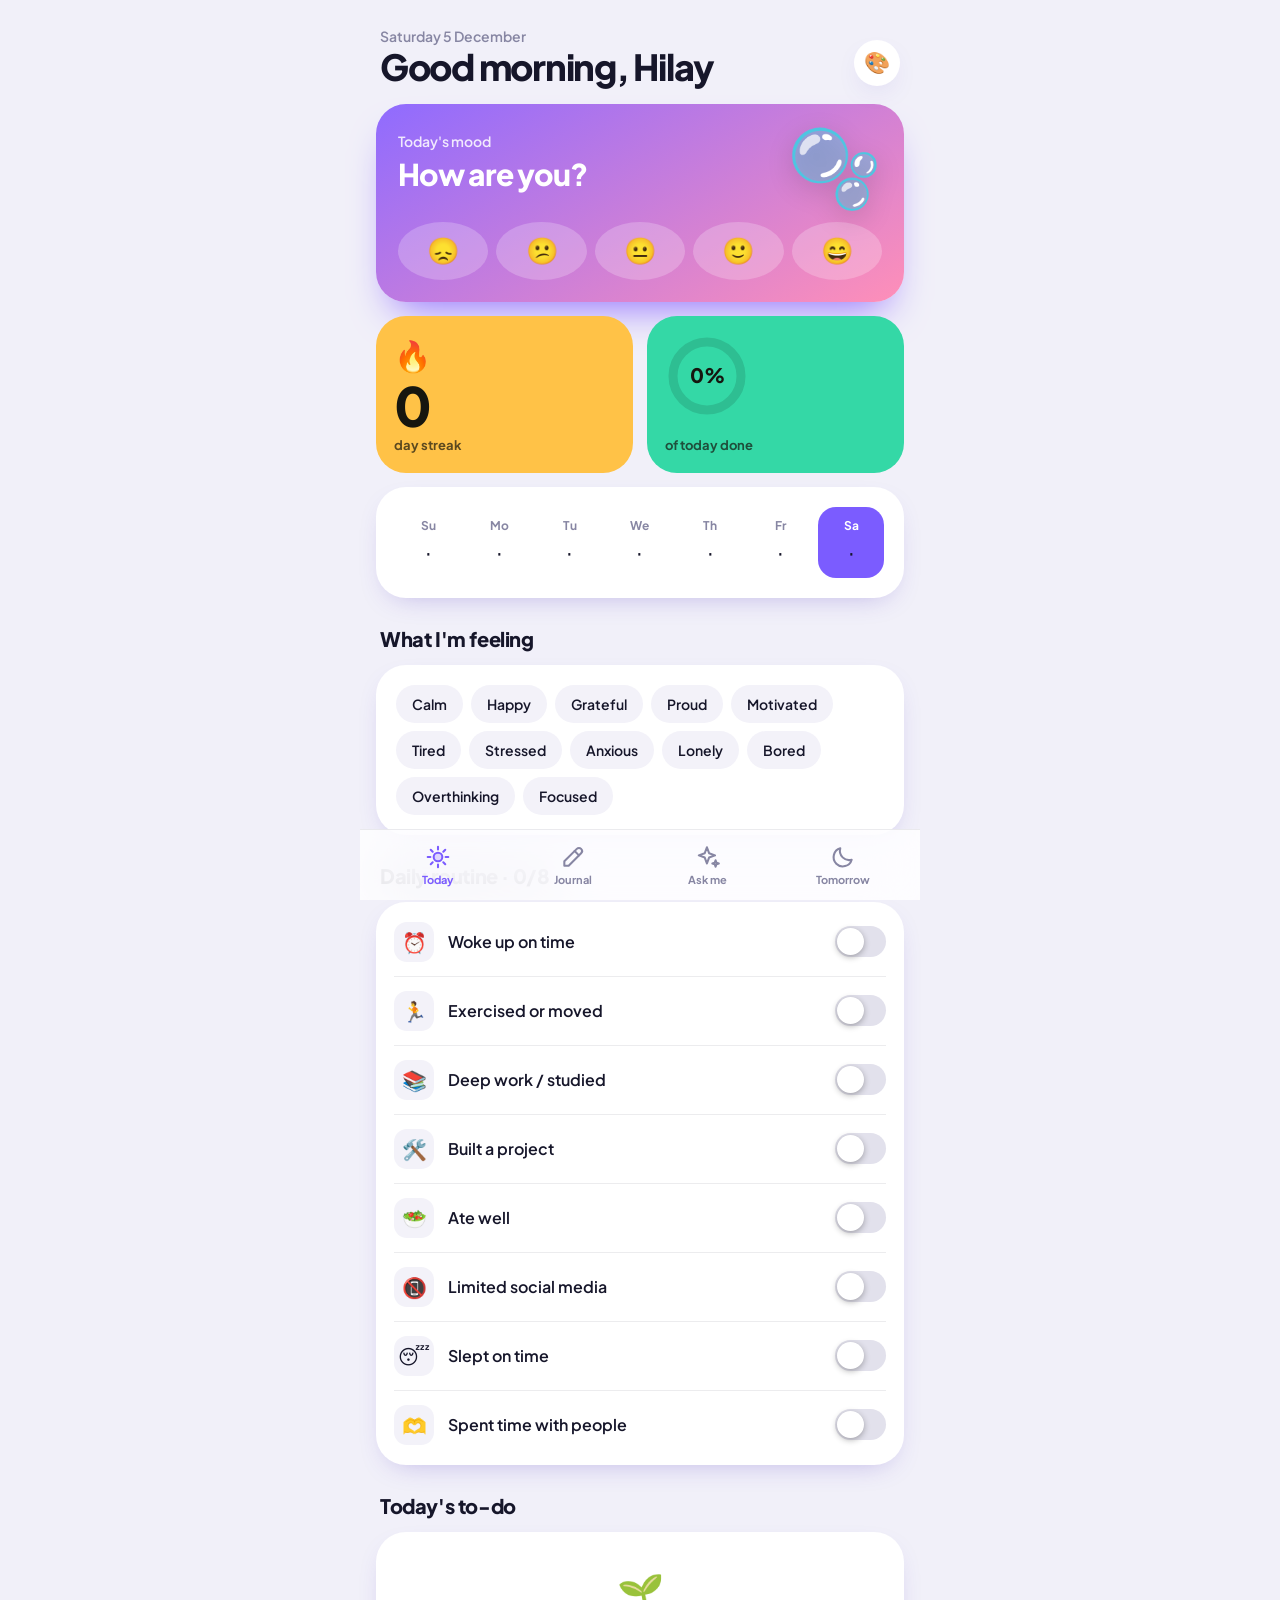
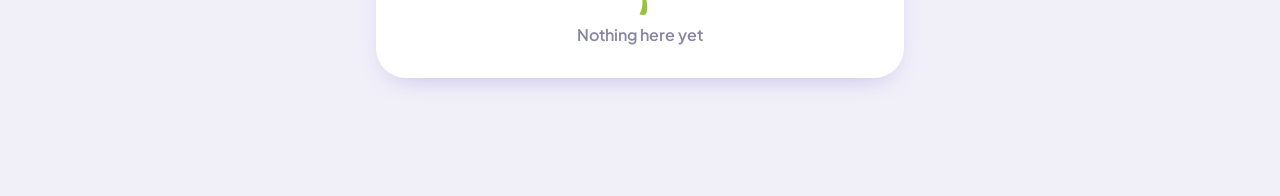
<file: divine/index.html>
<!DOCTYPE html>
<html lang="en" data-t="candy"><head><meta charset="utf-8">
<meta name="viewport" content="width=device-width, initial-scale=1, viewport-fit=cover">
<meta name="apple-mobile-web-app-capable" content="yes">
<meta name="apple-mobile-web-app-status-bar-style" content="default">
<meta name="apple-mobile-web-app-title" content="Journal">
<title>My Journal</title>
<link rel="stylesheet" href="https://fonts.googleapis.com/css2?family=Plus+Jakarta+Sans:wght@500;600;700;800&display=swap">
<style>
:root,[data-t=candy]{--bg:#F1F0F9;--card:#fff;--ink:#16162A;--mut:#8786A3;--ln:rgba(22,22,42,.08);--c1:#7B5CFF;--c2:#FF6FA3;--c3:#34D8A6;--c4:#FFC247;--off:#E2E1EC;--in:#F3F2F9;--sh:0 10px 28px -14px rgba(70,40,190,.35)}
[data-t=midnight]{--bg:#08080F;--card:#16161F;--ink:#F5F5FA;--mut:#8B8BA6;--ln:rgba(255,255,255,.08);--c1:#8F7BFF;--c2:#FF6B9A;--c3:#35E0B0;--c4:#FFC857;--off:#3A3A52;--in:#0D0D15;--sh:none}
[data-t=matcha]{--bg:#E8EFDD;--card:#FAFCF5;--ink:#1B2A1C;--mut:#74846D;--ln:rgba(27,42,28,.09);--c1:#2F7A4F;--c2:#D4A72C;--c3:#7BD389;--c4:#F6B66B;--off:#D2DBC4;--in:#EDF2E4;--sh:0 10px 28px -14px rgba(40,90,50,.4)}
[data-t=sunset]{--bg:#FFEEE4;--card:#FFFAF6;--ink:#2B1420;--mut:#A2798A;--ln:rgba(43,20,32,.08);--c1:#FF5A5F;--c2:#FF9B3D;--c3:#3ED6B0;--c4:#FFD36B;--off:#F1D9CE;--in:#FFF0E8;--sh:0 10px 28px -14px rgba(220,70,50,.4)}
*{box-sizing:border-box;-webkit-tap-highlight-color:transparent}
:root{--f:'Plus Jakarta Sans',-apple-system,'SF Pro Display',system-ui,sans-serif;padding-top:env(safe-area-inset-top,0px)}
html,body{margin:0;min-height:100%;background:var(--bg);transition:background .4s}
body{font:500 16px/1.45 var(--f);color:var(--ink);max-width:560px;margin:0 auto;padding-bottom:calc(104px + env(safe-area-inset-bottom,0px))}
main{padding:8px 16px 0}
h1,h2,h3,p{margin:0}
.top{display:flex;justify-content:space-between;align-items:flex-end;padding:18px 4px 18px}
.top p{color:var(--mut);font-weight:600;font-size:14px;margin-bottom:2px}
.top h1{font-size:36px;font-weight:800;letter-spacing:-.035em;line-height:1.05}
.th{width:46px;height:46px;border-radius:50%;border:0;background:var(--card);box-shadow:var(--sh);font-size:21px}
.st{font-size:20px;font-weight:800;letter-spacing:-.02em;margin:26px 4px 12px}
.card,.tile,.hero{border-radius:30px;margin-bottom:14px}
.card{background:var(--card);padding:20px;box-shadow:var(--sh)}
.hero{padding:22px;color:#fff;background:linear-gradient(150deg,var(--m1),var(--m2));box-shadow:0 22px 40px -18px var(--m1);transition:background .5s}
.hrow{display:flex;justify-content:space-between;align-items:center}
.hrow p{opacity:.85;font-weight:600;font-size:14px}.hrow h2{font-size:30px;font-weight:800;letter-spacing:-.03em;margin-top:2px}
.big{font-size:76px;line-height:1;filter:drop-shadow(0 8px 12px rgba(0,0,0,.2))}
.pick{display:flex;gap:8px;margin-top:20px}
.pick button{flex:1;aspect-ratio:1;max-height:58px;border-radius:50%;border:0;font-size:26px;background:rgba(255,255,255,.22);transition:.25s}
.pick button.on{background:#fff;transform:translateY(-4px) scale(1.08);box-shadow:0 10px 18px -6px rgba(0,0,0,.35)}
.grid2{display:grid;grid-template-columns:1fr 1fr;gap:14px}
.tile{padding:18px;min-height:150px;display:flex;flex-direction:column;justify-content:space-between;color:#16160F;margin-bottom:14px}
.t4{background:var(--c4)}.t3{background:var(--c3)}
.tile b{font-size:54px;font-weight:800;letter-spacing:-.04em;line-height:1}.tile small{font-weight:700;opacity:.7;font-size:13px}
.tile span{font-size:30px}
.week{display:flex;justify-content:space-between}
.wd{width:13.5%;text-align:center;padding:10px 0;border-radius:18px}
.wd small{display:block;color:var(--mut);font-weight:700;font-size:12px}.wd b{display:block;font-size:21px;font-weight:500;min-height:30px;margin-top:3px}
.wd.now{background:var(--c1);}.wd.now small{color:#fff}
.chips{display:flex;flex-wrap:wrap;gap:8px}
.chip{border:0;background:var(--in);color:var(--ink);padding:10px 16px;border-radius:99px;font:600 14px var(--f);transition:.2s}
.chip.on{background:var(--c1);color:#fff;box-shadow:0 8px 16px -8px var(--c1)}
.list{padding:6px 18px}
.row{display:flex;align-items:center;gap:14px;width:100%;padding:14px 0;border:0;border-bottom:1px solid var(--ln);background:none;color:var(--ink);font:600 16px var(--f);text-align:left}
.row:last-child{border:0}
.ri{width:40px;height:40px;border-radius:13px;display:grid;place-items:center;font-size:20px;background:var(--in);flex:none}
.row .t{flex:1}
.sw{width:51px;height:31px;border-radius:99px;background:var(--off);position:relative;transition:.25s;flex:none}
.sw:after{content:"";position:absolute;top:2px;left:2px;width:27px;height:27px;border-radius:50%;background:#fff;box-shadow:0 2px 6px rgba(0,0,0,.3);transition:.25s}
.sw.on{background:var(--c3)}.sw.on:after{transform:translateX(20px)}
.ck{width:30px;height:30px;border-radius:50%;border:2.5px solid var(--off);flex:none;display:grid;place-items:center;font-weight:800;font-size:15px;color:#fff;transition:.2s}
.ck.on{background:var(--c1);border-color:var(--c1)}
.done .t{text-decoration:line-through;opacity:.4}
.x{border:0;background:none;color:var(--mut);font-size:18px;padding:10px}
.empty{text-align:center;color:var(--mut);padding:26px 0;font-weight:600}.empty b{display:block;font-size:38px;margin-bottom:4px}
textarea,input[type=text]{width:100%;background:var(--in);border:2px solid transparent;border-radius:20px;padding:15px 17px;color:var(--ink);font:500 16px/1.45 var(--f);resize:vertical;margin-top:10px}
textarea{min-height:100px}::placeholder{color:var(--mut);opacity:.8}
textarea:focus,input:focus{outline:0;border-color:var(--c1)}
label.l{display:flex;gap:10px;align-items:center;font-weight:800;font-size:17px;letter-spacing:-.01em}
.fld+.fld{margin-top:22px}
.gc{background:linear-gradient(150deg,var(--c1),var(--c2));color:#fff;box-shadow:0 22px 40px -18px var(--c1)}
.gc textarea{background:rgba(255,255,255,.2);color:#fff}.gc textarea::placeholder{color:#fff;opacity:.7}.gc textarea:focus{border-color:#fff}
.btn{border:0;border-radius:20px;padding:15px 24px;font:700 16px var(--f);background:var(--c1);color:#fff;box-shadow:0 12px 22px -10px var(--c1)}
.btn:active{transform:scale(.97)}.btn.g{background:var(--in);color:var(--ink);box-shadow:none}
.pill{display:inline-block;background:rgba(255,255,255,.22);padding:6px 13px;border-radius:99px;font-weight:700;font-size:13px}
.q{font-size:29px;font-weight:800;letter-spacing:-.03em;line-height:1.12;margin:16px 0 8px}
.pb{height:8px;background:var(--in);border-radius:9px;overflow:hidden;margin:0 4px 16px}.pb i{display:block;height:100%;background:linear-gradient(90deg,var(--c1),var(--c2));border-radius:9px;transition:.5s}
.opt{display:flex;gap:14px;align-items:center;width:100%;text-align:left;margin-top:10px;padding:14px 16px;border-radius:22px;border:0;background:rgba(255,255,255,.18);color:#fff;font:600 16px var(--f);transition:.2s}
.opt .lt{width:30px;height:30px;flex:none;border-radius:11px;display:grid;place-items:center;font-weight:800;font-size:13px;background:rgba(255,255,255,.25)}
.opt.on{background:#fff;color:#16162A;box-shadow:0 12px 22px -10px rgba(0,0,0,.4)}.opt.on .lt{background:var(--c1);color:#fff}
.nav{display:flex;justify-content:space-between;margin-top:18px}
.nav .g{background:rgba(255,255,255,.2);color:#fff}.nav .btn:not(.g){background:#fff;color:var(--c1);box-shadow:none}
.dots{display:grid;grid-template-columns:repeat(7,1fr);gap:8px}
.dots button{aspect-ratio:1;border:0;border-radius:14px;background:var(--in);color:var(--mut);font:700 13px var(--f)}
.dots .ans{background:color-mix(in srgb,var(--c3) 35%,var(--in));color:var(--ink)}.dots .on{background:var(--c1);color:#fff}
.ent{padding:13px 0;border-bottom:1px solid var(--ln)}.ent:last-child{border:0}.ent b{font-weight:800}.ent div{color:var(--mut);font-size:14px;margin-top:2px}
.add{display:flex;gap:8px}.add input{margin:0}
.tabs{background:var(--card);position:fixed;left:0;right:0;bottom:0;max-width:560px;margin:0 auto;display:flex;padding:8px 10px calc(8px + env(safe-area-inset-bottom,0px));background:color-mix(in srgb,var(--card) 82%,transparent);backdrop-filter:blur(26px) saturate(1.8);-webkit-backdrop-filter:blur(26px) saturate(1.8);border-top:1px solid var(--ln)}
.tabs button{flex:1;border:0;background:none;color:var(--mut);font:700 11px var(--f);display:flex;flex-direction:column;align-items:center;gap:3px;padding:6px 0}
.tabs svg{width:26px;height:26px;fill:none;stroke:currentColor;stroke-width:1.9;stroke-linecap:round;stroke-linejoin:round}
.tabs .on{color:var(--c1)}.tabs .on svg{fill:color-mix(in srgb,var(--c1) 22%,transparent)}
@media(prefers-reduced-motion:reduce){*{transition:none!important}}

</style>
</head><body><main id="app"><p style="padding:28px 8px;font:16px -apple-system,sans-serif;color:#555">Loading your journal… if this text stays, your browser blocked the script. Open this file directly in Safari or Chrome.</p></main><nav class="tabs" id="tabs"></nav><script>
window.addEventListener("error",function(e){var a=document.getElementById("app");if(a)a.innerHTML='<pre style="padding:20px;white-space:pre-wrap;color:#c00;font:14px monospace">Journal error: '+e.message+" (line "+e.lineno+")</pre>"});

const $=s=>document.querySelector(s);
let S;try{S=JSON.parse(localStorage.getItem('jr3')||'')}catch(e){}S=S||{days:{},ans:{},todo:{}};
const save=()=>{try{localStorage.setItem('jr3',JSON.stringify(S))}catch(e){}};
const dk=(o=0)=>{const d=new Date();d.setDate(d.getDate()+o);return d.toLocaleDateString('en-CA')};
const esc=s=>String(s||'').replace(/[&<>"]/g,c=>({'&':'&amp;','<':'&lt;','>':'&gt;','"':'&quot;'}[c]));
const D=()=>S.days[dk()]||(S.days[dk()]={mood:0,tags:[],r:{}});
const T=d=>S.todo[d]||(S.todo[d]=[]);
const MO=['😞','😕','😐','🙂','😄'],ML=['Rough','Low','Okay','Good','Great'];
const OR=[['#6B6890','#A29EC8'],['#5B7CFA','#8FA8FF'],['#8F7CFF','#FFB27A'],['#2EC4B6','#9BE8A0'],['#FF9F5A','#FFD36B']];
const TG=['Calm','Happy','Grateful','Proud','Motivated','Tired','Stressed','Anxious','Lonely','Bored','Overthinking','Focused'];
const RT=['Woke up on time','Exercised or moved','Deep work / studied','Built a project','Ate well','Limited social media','Slept on time','Spent time with people'];
const Q=`What do you want most from life?~Success / achievement|Freedom and independence|Financial security|Knowledge and learning|Love / family|Adventure and experiences|Making an impact|Becoming an exceptional person|Peace and happiness|I don't know yet
What makes you feel most alive?~Learning something difficult|Building / creating something|Winning / competing|Helping someone|Exploring something new|Improving myself|Being with people I love|Being alone and thinking|Accomplishing something meaningful|Other
What makes you feel proud of yourself?~Solving something difficult|Being disciplined|Becoming better than before|Achieving what others thought was hard|Helping someone|Staying true to myself|Learning / mastering something|Overcoming something difficult
What kind of person do you want to become?~Highly intelligent|Extremely skilled|Disciplined|Confident|Kind|Independent|Physically strong / healthy|Successful|Calm and emotionally strong|Someone I genuinely respect
Which activity attracts you naturally?~Understanding how things work|Building things|Solving problems|Researching|Teaching / explaining|Creating|Leading|Competing|Helping people|Exploring new things
When you have free time, what do you WANT to do?~Learn|Build / work on projects|Exercise|Watch entertainment|Socialize|Explore|Play games|Think / read|Sleep / rest|I usually don't know what to do
What gives you the strongest feeling of progress?~Getting better at a skill|Getting better physically|Getting better academically|Building something|Earning money|Becoming more disciplined|Becoming more confident|Understanding something I couldn't before
What would you most like to master?~A technical skill|A creative skill|Communication|Leadership|Physical ability|Academic knowledge|Business / money|Something completely different
What kind of work sounds most satisfying?~Solving hard problems|Creating new things|Discovering something new|Building useful products|Helping people|Leading people|Becoming an expert|Having freedom over my work|Making lots of money|I don't know
What do you want your career to give you?~Intellectual challenge|Money|Stability|Freedom|Prestige|Meaning|Continuous learning|Impact|Interesting people / environment|Work-life balance
What are you most afraid of?~Failure|Wasting my potential|Being ordinary|Disappointing people|Financial insecurity|Being alone|Choosing the wrong path|Regretting my choices|Never finding what I truly want|Other
What do you feel you waste the most time on?~Social media|YouTube / entertainment|Phone|Overthinking|Procrastination|Sleeping|People / socializing|Random / unplanned activities|Nothing major
After wasting time, what do you usually feel?~Guilty|Frustrated|Nothing|Anxious|Disappointed in myself|I tell myself I'll do better tomorrow|I don't really care
What usually motivates you to improve?~Seeing progress|Competition|Proving myself|Becoming better than yesterday|Fear of falling behind|Curiosity|A clear goal|Someone inspiring me|Recognition|Nothing consistently
When you achieve something, what feeling do you want most?~"I'm proud of myself."|"I'm becoming better."|"I proved I could do it."|"Other people recognize me."|"I can do something difficult now."|"My life is moving forward."|"I made someone proud."|"I feel fulfilled."
Which statement sounds most like you?~I want to become exceptional.|I want to live peacefully.|I want to experience as much as possible.|I want to make something meaningful.|I want to help people.|I want freedom.|I want to understand the world.|I honestly don't know yet.
If money were completely taken care of, what would you do?~Learn|Research|Build things|Travel / explore|Spend time with people|Create art / content|Help others|Start projects / businesses|Exercise / sports|Something else
What do you admire most in other people?~Intelligence|Discipline|Confidence|Courage|Kindness|Success|Creativity|Knowledge|Independence|Their ability to enjoy life
Which would hurt you most?~Never reaching my potential|Living an ordinary life|Losing people I love|Financial failure|Never finding my passion|Being unsuccessful|Having no meaningful contribution|Looking back with regrets
What do you currently need most?~Direction|Discipline|Confidence|Motivation|Rest|Better habits|A clear goal|More experiences|Better relationships|I genuinely don't know
What would make you respect yourself more?~Being consistent|Getting physically fit|Becoming highly skilled|Getting academically / career-wise successful|Keeping promises to myself|Becoming financially independent|Becoming emotionally stronger|Doing something meaningful
Imagine yourself at 30. What would make you think, "I did well"?~Great career|Financial independence|Excellent health|Strong relationships / family|Mastery of a field|Meaningful work|Lots of experiences|Being proud of who I became|Having helped others
What should you probably STOP doing?~Procrastinating|Comparing myself|Overthinking|Seeking validation|Wasting time online|Chasing too many things|Being too hard on myself|Avoiding difficult things|Something else
What should you START doing?~Exercising regularly|Reading / learning|Working consistently toward one goal|Building projects|Spending less time online|Meeting more people|Exploring new interests|Reflecting / journaling|Sleeping better|Taking more risks
"I would feel genuinely proud of my life if…"~I became the best version of myself|I achieved something exceptional|I built something meaningful|I helped a lot of people|I became highly knowledgeable / skilled|I had freedom over my life|I had a great family and relationships|I experienced a lot of life|I became someone my younger self would admire|My own answer
When I face something difficult, what is my first thought?~"I can figure this out."|"I'll probably fail."|"Other people are probably better than me."|"I don't know, but I'll try."|I avoid it because I don't want to fail
What makes me lose confidence in myself the most?~Comparing myself with others|Failure|Criticism|Academic / career performance|My appearance / fitness|Social situations|Feeling behind in life|Breaking promises to myself|Not knowing what I want
How often do I compare my life / progress with other people?~Almost never|Occasionally|Frequently|Almost every day|I constantly feel behind others
When someone is better than me at something, I usually feel…~Inspired|Motivated to improve|Neutral|Jealous / insecure|Like I'm not good enough|Like I should give up
How much do I trust myself to do what I say I'll do?~Completely|Mostly|Sometimes|Rarely|Almost never
Which would make me more confident?~Becoming more skilled|Becoming physically healthier / stronger|Getting better academically / career-wise|Becoming financially independent|Becoming more socially comfortable|Keeping promises to myself|Accepting myself more|Achieving something difficult
When I fail, what do I usually conclude?~"That didn't work; I'll try differently."|"I need more practice."|"I'm not good at this."|"Maybe I'm not capable."|"Everyone else is better than me."|"I don't want to try again."
What do I think I need to become before I can finally feel confident?~More successful|More intelligent|More skilled|More attractive / fit|More financially secure|More socially confident|I don't know|Nothing — I need to accept myself as I am
How do I talk to myself when I make a mistake?~Like a supportive friend|Normally, without much emotion|I criticize myself|I call myself stupid / useless|I keep thinking about the mistake for a long time
What would make me genuinely say, "I believe in myself"?~Knowing I can handle failure|Knowing I can learn difficult things|Becoming disciplined|Achieving something significant|Being comfortable with who I am|Stopping comparison with others|Trusting myself to follow through|I don't know yet`.split('\n').map(l=>{const[a,b]=l.split('~');return[a,b.split('|')]});
let tab='today',qi=0;
const nav=[['today','☀️','Today'],['write','✍️','Journal'],['ask','🪞','Ask me'],['next','🌙','Tomorrow']];
const NAME='Hilay'; // change to your name
const THEMES=['candy','midnight','matcha','sunset'];
const RI=['⏰','🏃','📚','🛠️','🥗','📵','😴','🫶'];
const MC=[['#5B5B7E','#9494B8'],['#4F7CFF','#7FB0FF'],['#8F6BFF','#FF8FB8'],['#14B88F','#7ADB6A'],['#FF9F1C','#FF5E7E']];
const IC={today:'<circle cx="12" cy="12" r="4"/><path d="M12 2.5v2.5M12 19v2.5M2.5 12H5M19 12h2.5M5.3 5.3l1.8 1.8M16.9 16.9l1.8 1.8M5.3 18.7l1.8-1.8M16.9 7.1l1.8-1.8"/>',write:'<path d="M4 20h4L19.5 8.5a2.8 2.8 0 0 0-4-4L4 16z"/><path d="M13.5 6.5l4 4"/>',ask:'<path d="M11 3l2 5.5L18.5 10.5 13 12.5 11 18l-2-5.5L3.5 10.5 9 8.5z"/><path d="M19 15l.8 2.2L22 18l-2.2.8L19 21l-.8-2.2L16 18l2.2-.8z"/>',next:'<path d="M20 14.5A8.5 8.5 0 0 1 9.5 4a8.5 8.5 0 1 0 10.5 10.5z"/>'};
function ring(p,z=84){const r=z/2-8,c=2*Math.PI*r,m=z/2;return`<svg width="${z}" height="${z}" viewBox="0 0 ${z} ${z}"><circle cx="${m}" cy="${m}" r="${r}" fill="none" stroke="rgba(0,0,0,.12)" stroke-width="9"/><circle cx="${m}" cy="${m}" r="${r}" fill="none" stroke="#16160F" stroke-width="9" stroke-linecap="round" stroke-dasharray="${c}" stroke-dashoffset="${c*(1-p/100)}" transform="rotate(-90 ${m} ${m})" style="transition:stroke-dashoffset .6s"/><text x="50%" y="52%" text-anchor="middle" dominant-baseline="middle" fill="#16160F" font-size="20" font-weight="800" font-family="Plus Jakarta Sans,sans-serif">${p}%</text></svg>`}
function pct(){const d=D(),l=T(dk()),t=RT.length+l.length,n=RT.filter(r=>d.r[r]).length+l.filter(x=>x.d).length;return t?Math.round(n/t*100):0}
const hdr=(t,s)=>`<header class="top"><div><p>${s}</p><h1>${t}</h1></div><button class="th" data-a="th" aria-label="Change theme">🎨</button></header>`;
function todoList(date,del){const l=T(date);return l.length?l.map((x,i)=>`<div style="display:flex;align-items:center"><button class="row ${x.d?'done':''}" data-a="td" data-d="${date}" data-i="${i}"><span class="ck ${x.d?'on':''}">${x.d?'✓':''}</span><span class="t">${esc(x.t)}</span></button>${del?`<button class="x" data-a="tx" data-d="${date}" data-i="${i}" aria-label="Delete">✕</button>`:''}</div>`).join(''):'<div class="empty"><b>🌱</b>Nothing here yet</div>'}
function view(){
 const d=D(),h=new Date().getHours(),g=h<5?'Still up':h<12?'Good morning':h<18?'Good afternoon':'Good evening',fd=k=>new Date(k+'T00:00'),ds=(k,o)=>fd(k).toLocaleDateString('en-IN',o);
 let o='';
 if(tab=='today'){
  let st=0;for(let i=0;i<90;i++){const e=S.days[dk(-i)];if(e&&(e.mood||e.note||e.self||Object.values(e.r||{}).some(Boolean)))st++;else if(i>0)break}
  const mc=MC[d.mood?d.mood-1:2],rd=RT.filter(r=>d.r[r]).length;
  const wk=[6,5,4,3,2,1,0].map(i=>{const k=dk(-i),e=S.days[k]||{};return`<div class="wd ${i?'':'now'}"><small>${ds(k,{weekday:'short'}).slice(0,2)}</small><b>${e.mood?MO[e.mood-1]:'·'}</b></div>`}).join('');
  o=hdr(g+', '+esc(NAME),ds(dk(),{weekday:'long',day:'numeric',month:'long'}))+
  `<section class="hero" style="--m1:${mc[0]};--m2:${mc[1]}"><div class="hrow"><div><p>Today's mood</p><h2>${d.mood?ML[d.mood-1]:'How are you?'}</h2></div><div class="big">${d.mood?MO[d.mood-1]:'🫧'}</div></div>
  <div class="pick">${MO.map((m,i)=>`<button data-a="m" data-i="${i+1}" class="${d.mood==i+1?'on':''}" aria-label="${ML[i]}">${m}</button>`).join('')}</div></section>
  <div class="grid2"><div class="tile t4"><span>🔥</span><div><b>${st}</b><br><small>day streak</small></div></div><div class="tile t3">${ring(pct())}<small>of today done</small></div></div>
  <div class="card"><div class="week">${wk}</div></div>
  <h3 class="st">What I'm feeling</h3><div class="card"><div class="chips">${TG.map(t=>`<button class="chip ${d.tags.includes(t)?'on':''}" data-a="tg" data-t="${t}">${t}</button>`).join('')}</div></div>
  <h3 class="st">Daily routine · ${rd}/${RT.length}</h3><div class="card list">${RT.map((r,i)=>`<button class="row" data-a="r" data-t="${r}"><span class="ri">${RI[i]}</span><span class="t">${r}</span><span class="sw ${d.r[r]?'on':''}"></span></button>`).join('')}</div>
  <h3 class="st">Today's to-do</h3><div class="card list">${todoList(dk(),0)}</div>`;
 }
 if(tab=='write'){
  const ks=Object.keys(S.days).filter(k=>k!=dk()&&(S.days[k].note||S.days[k].self||S.days[k].mood)).sort().reverse().slice(0,8);
  o=hdr('Journal','A quiet page, just for you')+
  `<div class="card"><div class="fld"><label class="l">📝 What happened today?</label><textarea data-f="note" placeholder="Start anywhere…">${esc(d.note)}</textarea></div>
  <div class="fld"><label class="l">🏆 One win, however small</label><input type="text" data-f="win" value="${esc(d.win)}"></div>
  <div class="fld"><label class="l">🙏 I'm grateful for…</label><input type="text" data-f="grat" value="${esc(d.grat)}"></div></div>
  <div class="card gc"><label class="l">🪞 How do I feel about myself right now?</label><textarea data-f="self" placeholder="Be honest, and be kind.">${esc(d.self)}</textarea></div>
  <div class="card"><label class="l">🤝 How much do I trust myself today?</label><div class="chips" style="margin-top:12px">${[1,2,3,4,5].map(i=>`<button class="chip ${d.trust==i?'on':''}" data-a="tr" data-i="${i}" style="flex:1">${i}</button>`).join('')}</div><p style="color:var(--mut);font-size:13px;margin-top:10px">1 is not at all, 5 is completely</p></div>
  <h3 class="st">Past entries</h3><div class="card">${ks.length?ks.map(k=>{const e=S.days[k];return`<div class="ent"><b>${e.mood?MO[e.mood-1]:'📓'} ${ds(k,{weekday:'short',day:'numeric',month:'short'})}</b><div>${esc((e.note||e.self||'').slice(0,120))}</div></div>`}).join(''):'<div class="empty"><b>📖</b>Earlier days will appear here</div>'}</div>`;
 }
 if(tab=='ask'){
  const [q,op]=Q[qi],a=S.ans[qi]||{s:[],n:''},n=Object.values(S.ans).filter(x=>x.s.length).length;
  o=hdr('Ask myself',n+' of '+Q.length+' answered')+`<div class="pb"><i style="width:${n/Q.length*100}%"></i></div>
  <div class="card gc"><span class="pill">Question ${qi+1} of ${Q.length}</span><div class="q">${esc(q)}</div>
  ${op.map((x,i)=>`<button class="opt ${a.s.includes(i)?'on':''}" data-a="o" data-i="${i}"><span class="lt">${String.fromCharCode(65+i)}</span>${esc(x)}</button>`).join('')}
  <textarea data-f="qn" placeholder="Why? Add a thought (optional)" style="min-height:76px">${esc(a.n)}</textarea>
  <div class="nav"><button class="btn g" data-a="qn" data-i="-1">Back</button><button class="btn" data-a="qn" data-i="1">${qi==Q.length-1?'Start over':'Next'}</button></div></div>
  <div class="card"><div class="dots">${Q.map((_,i)=>`<button class="${i==qi?'on':(S.ans[i]||{s:[]}).s.length?'ans':''}" data-a="qj" data-i="${i}">${i+1}</button>`).join('')}</div></div>`;
 }
 if(tab=='next'){
  const un=T(dk()).filter(x=>!x.d).length;
  o=hdr('Tomorrow',ds(dk(1),{weekday:'long',day:'numeric',month:'long'}))+
  `<div class="card"><div class="add"><input type="text" id="nt" placeholder="Add a task for tomorrow"><button class="btn" data-a="add">Add</button></div></div>
  <div class="card list">${todoList(dk(1),1)}</div>
  ${un?`<button class="btn g" data-a="carry" style="width:100%;margin-bottom:14px">Carry over ${un} unfinished from today</button>`:''}
  <div class="card"><label class="l">💌 A note to tomorrow-me</label><textarea data-f="intent" placeholder="Tomorrow, I will…">${esc((S.days[dk(1)]||{}).intent)}</textarea></div>`;
 }
 $('#app').innerHTML=o;
 $('#tabs').innerHTML=nav.map(n=>`<button class="${tab==n[0]?'on':''}" data-a="tab" data-t="${n[0]}"><svg viewBox="0 0 24 24">${IC[n[0]]}</svg>${n[2]}</button>`).join('');
}
document.addEventListener('click',e=>{const b=e.target.closest('[data-a]');if(!b)return;const a=b.dataset.a,d=D(),i=+b.dataset.i,t=b.dataset.t,dt=b.dataset.d;
 if(a=='tab'){tab=t;scrollTo(0,0)}
 else if(a=='m')d.mood=d.mood==i?0:i;
 else if(a=='tg')d.tags=d.tags.includes(t)?d.tags.filter(x=>x!=t):[...d.tags,t];
 else if(a=='r')d.r[t]=!d.r[t];
 else if(a=='tr')d.trust=i;
 else if(a=='td')T(dt)[i].d=!T(dt)[i].d;
 else if(a=='tx')T(dt).splice(i,1);
 else if(a=='add'){const v=$('#nt').value.trim();if(v)T(dk(1)).push({t:v,d:0})}
 else if(a=='carry'){T(dk()).filter(x=>!x.d).forEach(x=>T(dk(1)).push({t:x.t,d:0}))}
 else if(a=='o'){const x=S.ans[qi]||(S.ans[qi]={s:[],n:''});x.s=x.s.includes(i)?x.s.filter(y=>y!=i):[...x.s,i]}
 else if(a=='qn'){qi=(qi+i+Q.length)%Q.length}
 else if(a=='qj')qi=i;
 else if(a=='th'){S.theme=THEMES[(THEMES.indexOf(S.theme||'candy')+1)%THEMES.length];document.documentElement.dataset.t=S.theme}
 save();view()});
document.addEventListener('input',e=>{const f=e.target.dataset.f;if(!f)return;
 if(f=='qn'){(S.ans[qi]||(S.ans[qi]={s:[],n:''})).n=e.target.value}
 else if(f=='intent'){(S.days[dk(1)]||(S.days[dk(1)]={mood:0,tags:[],r:{}})).intent=e.target.value}
 else D()[f]=e.target.value;save()});
document.addEventListener('keydown',e=>{if(e.key=='Enter'&&e.target.id=='nt')document.querySelector('[data-a=add]').click()});
document.documentElement.dataset.t=S.theme||'candy';
view();

</script></body></html>
</file>
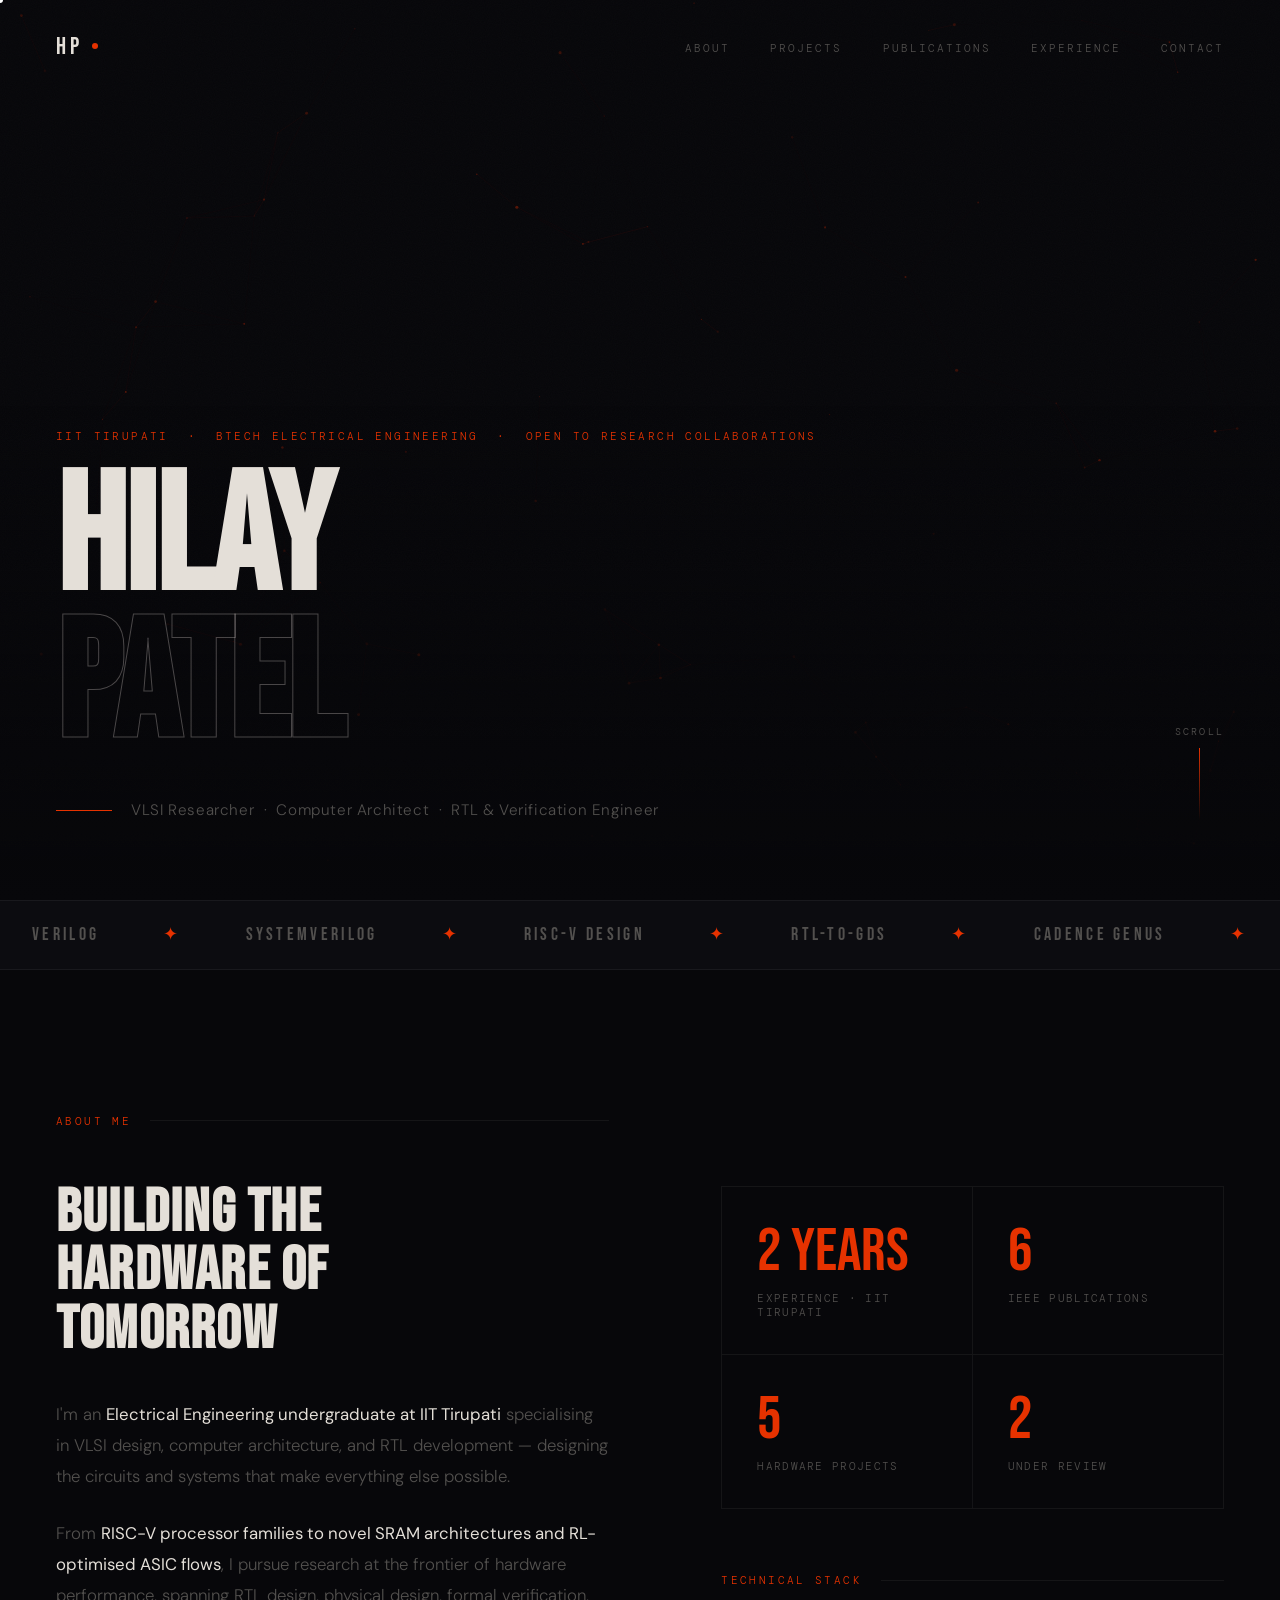
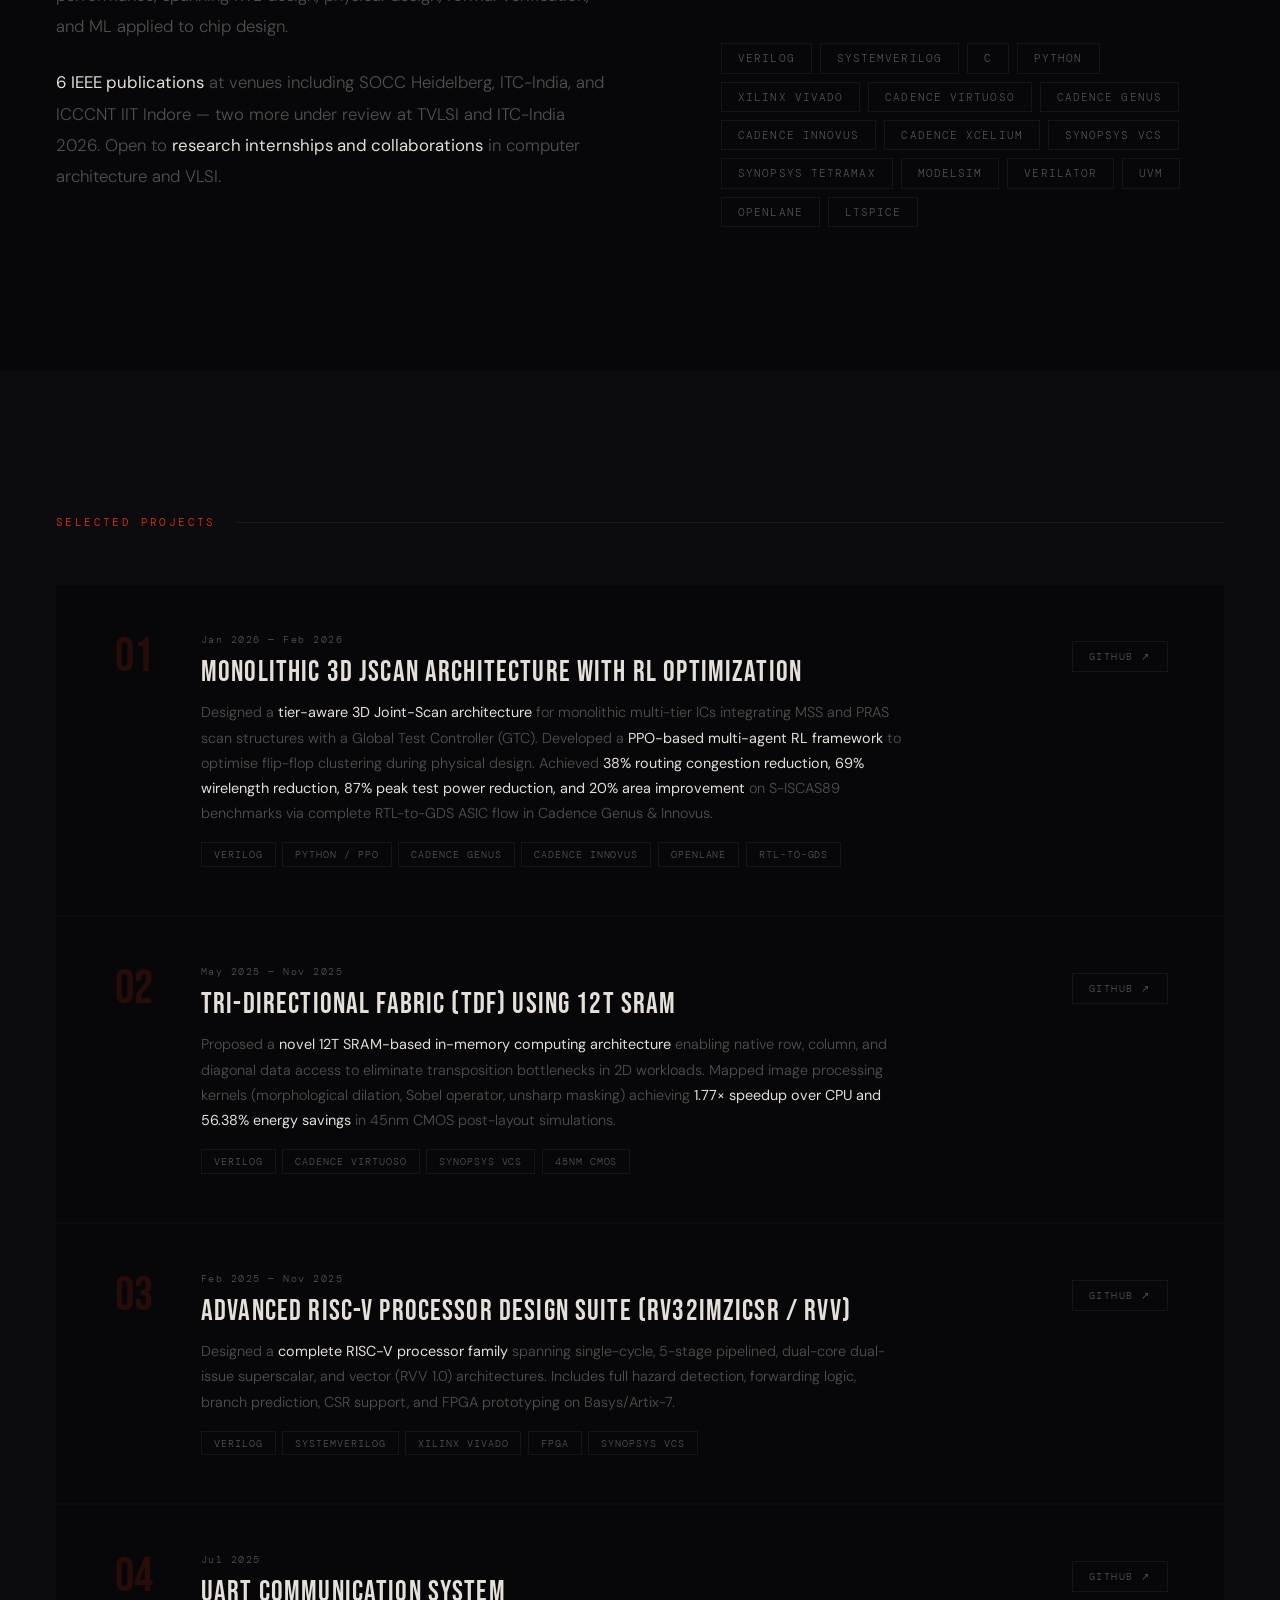
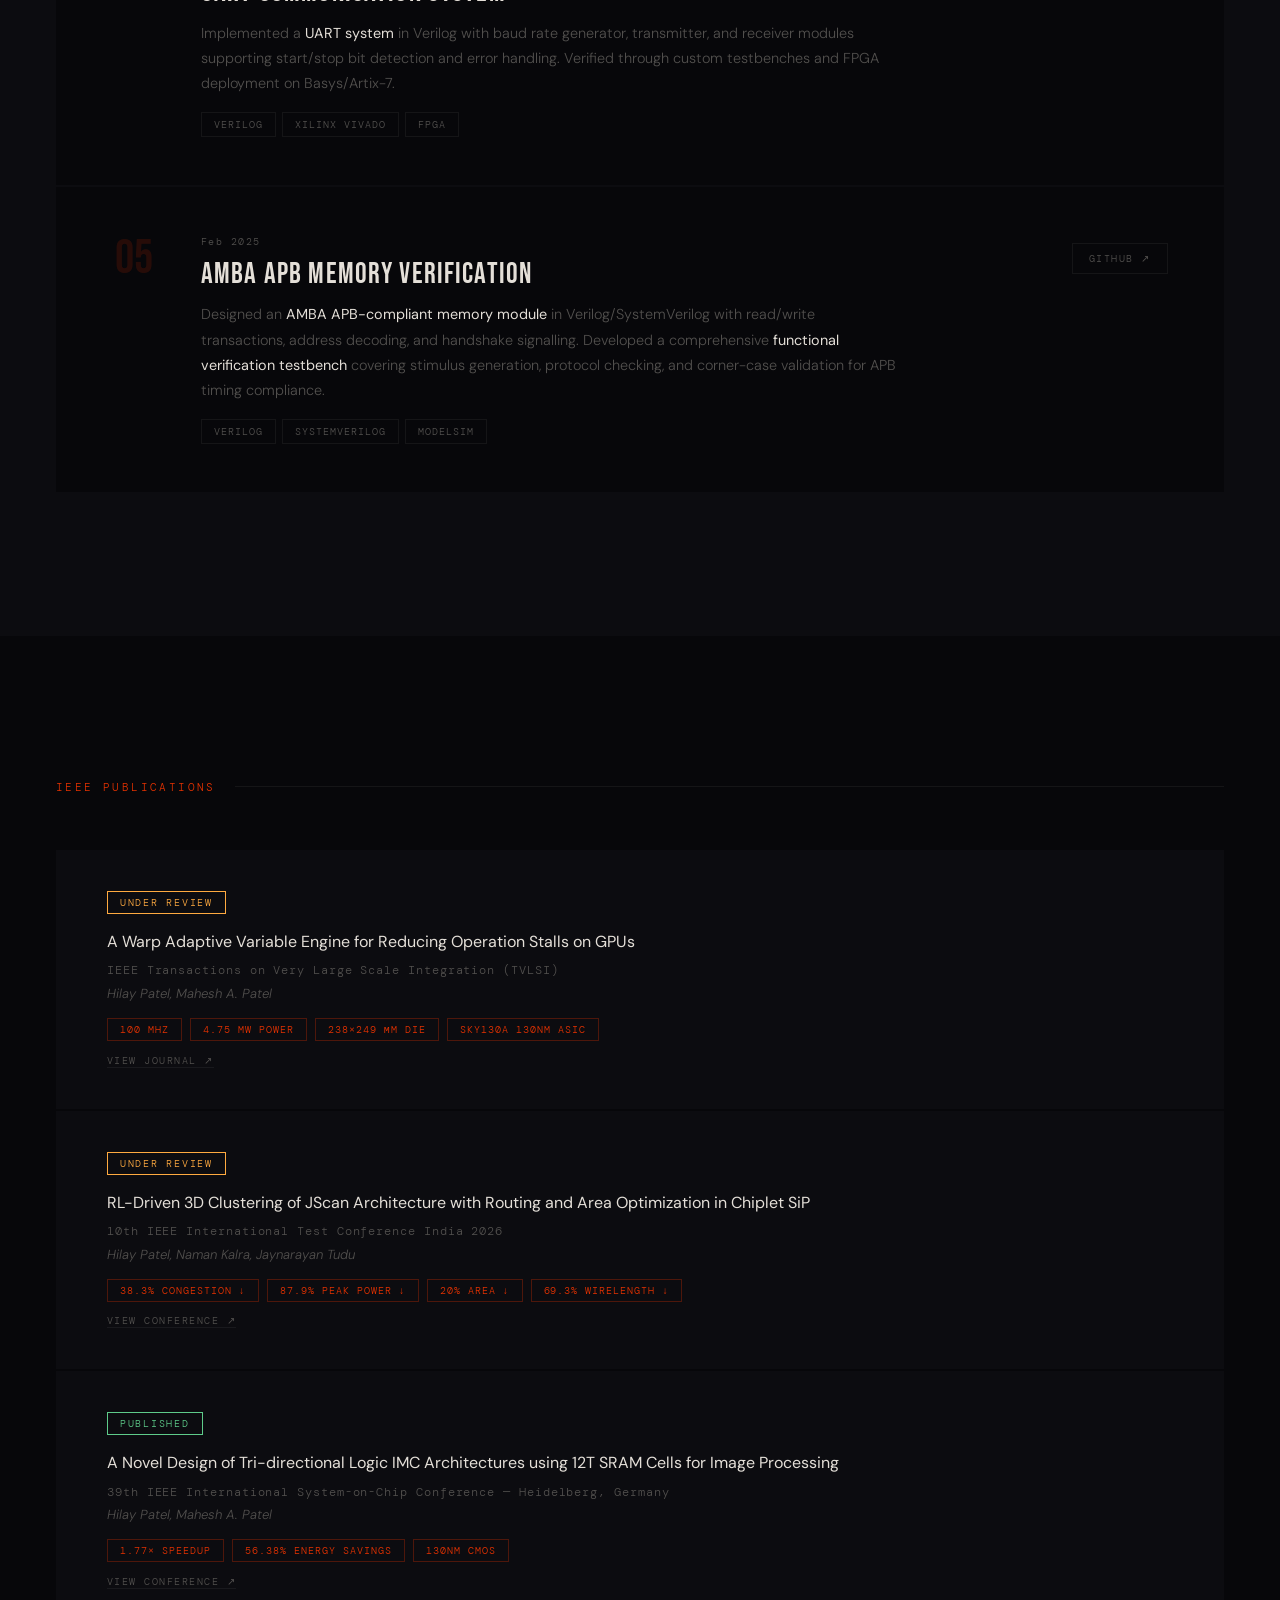
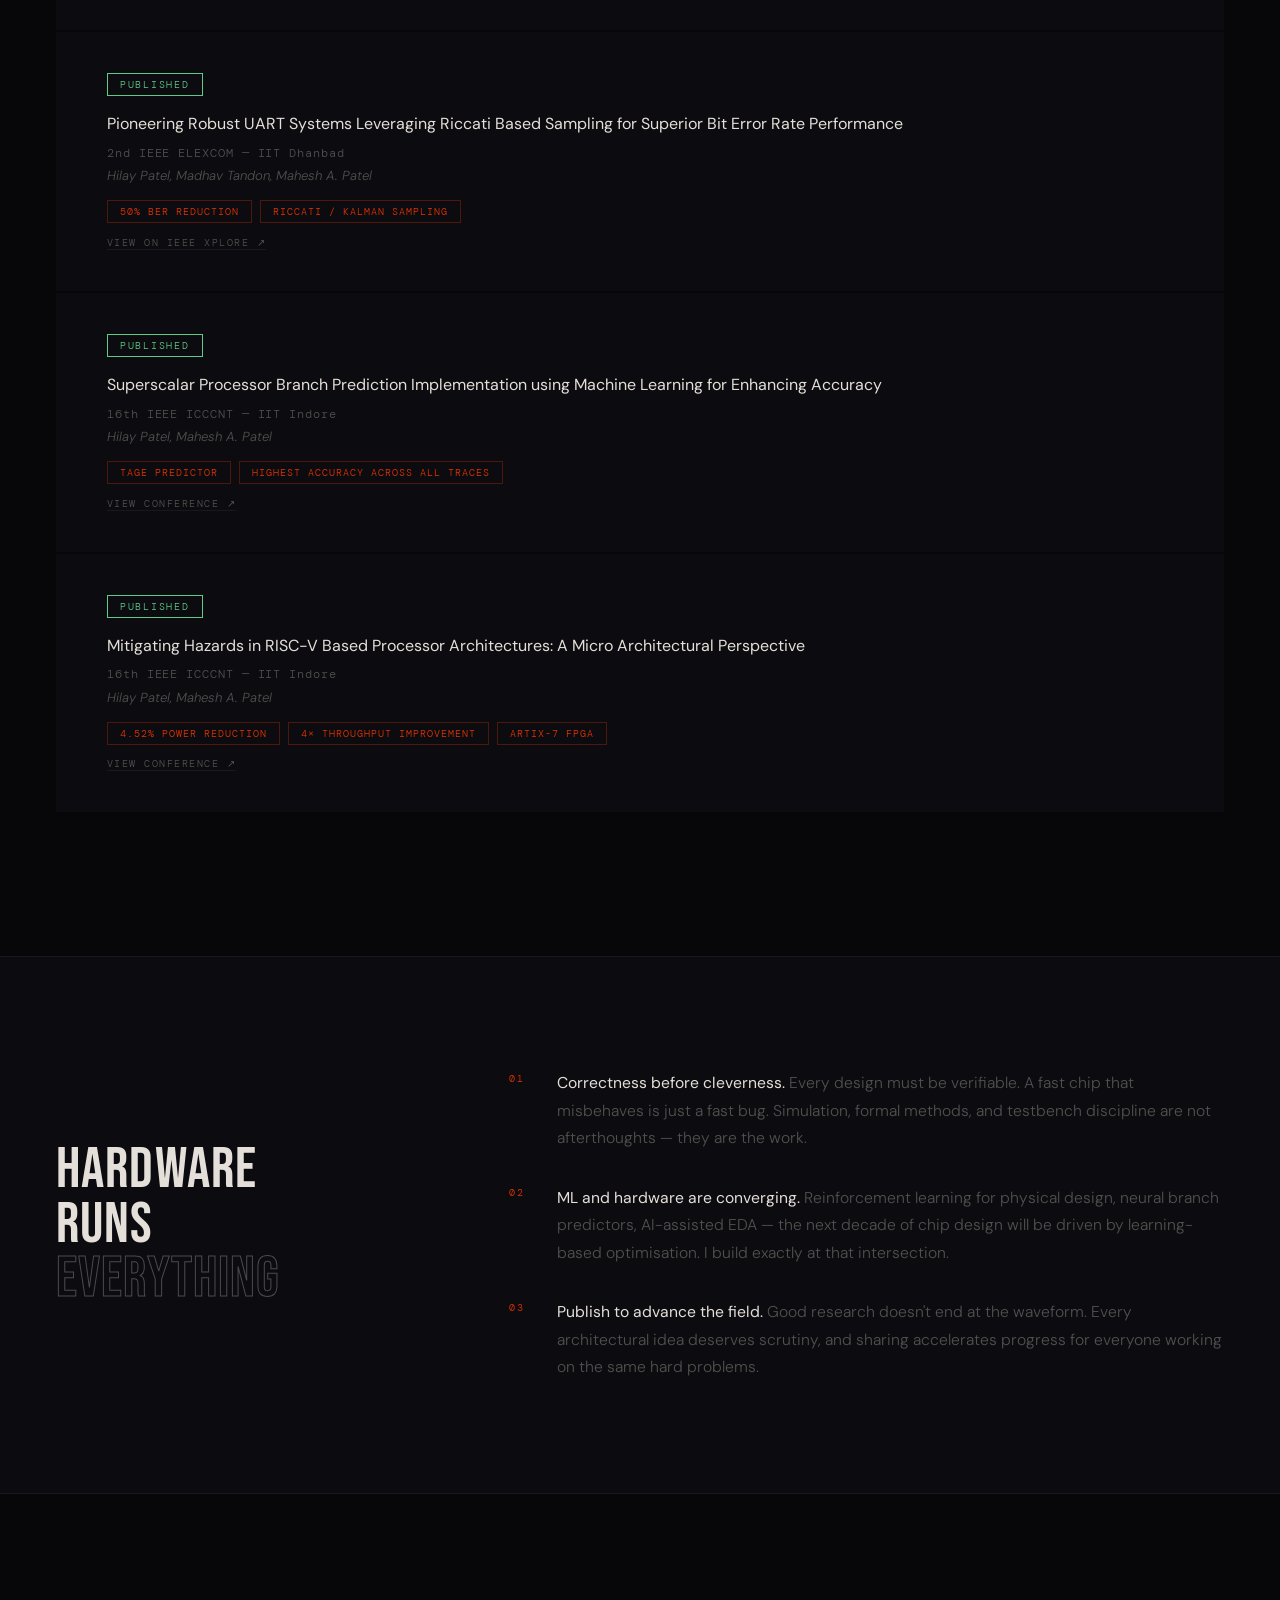
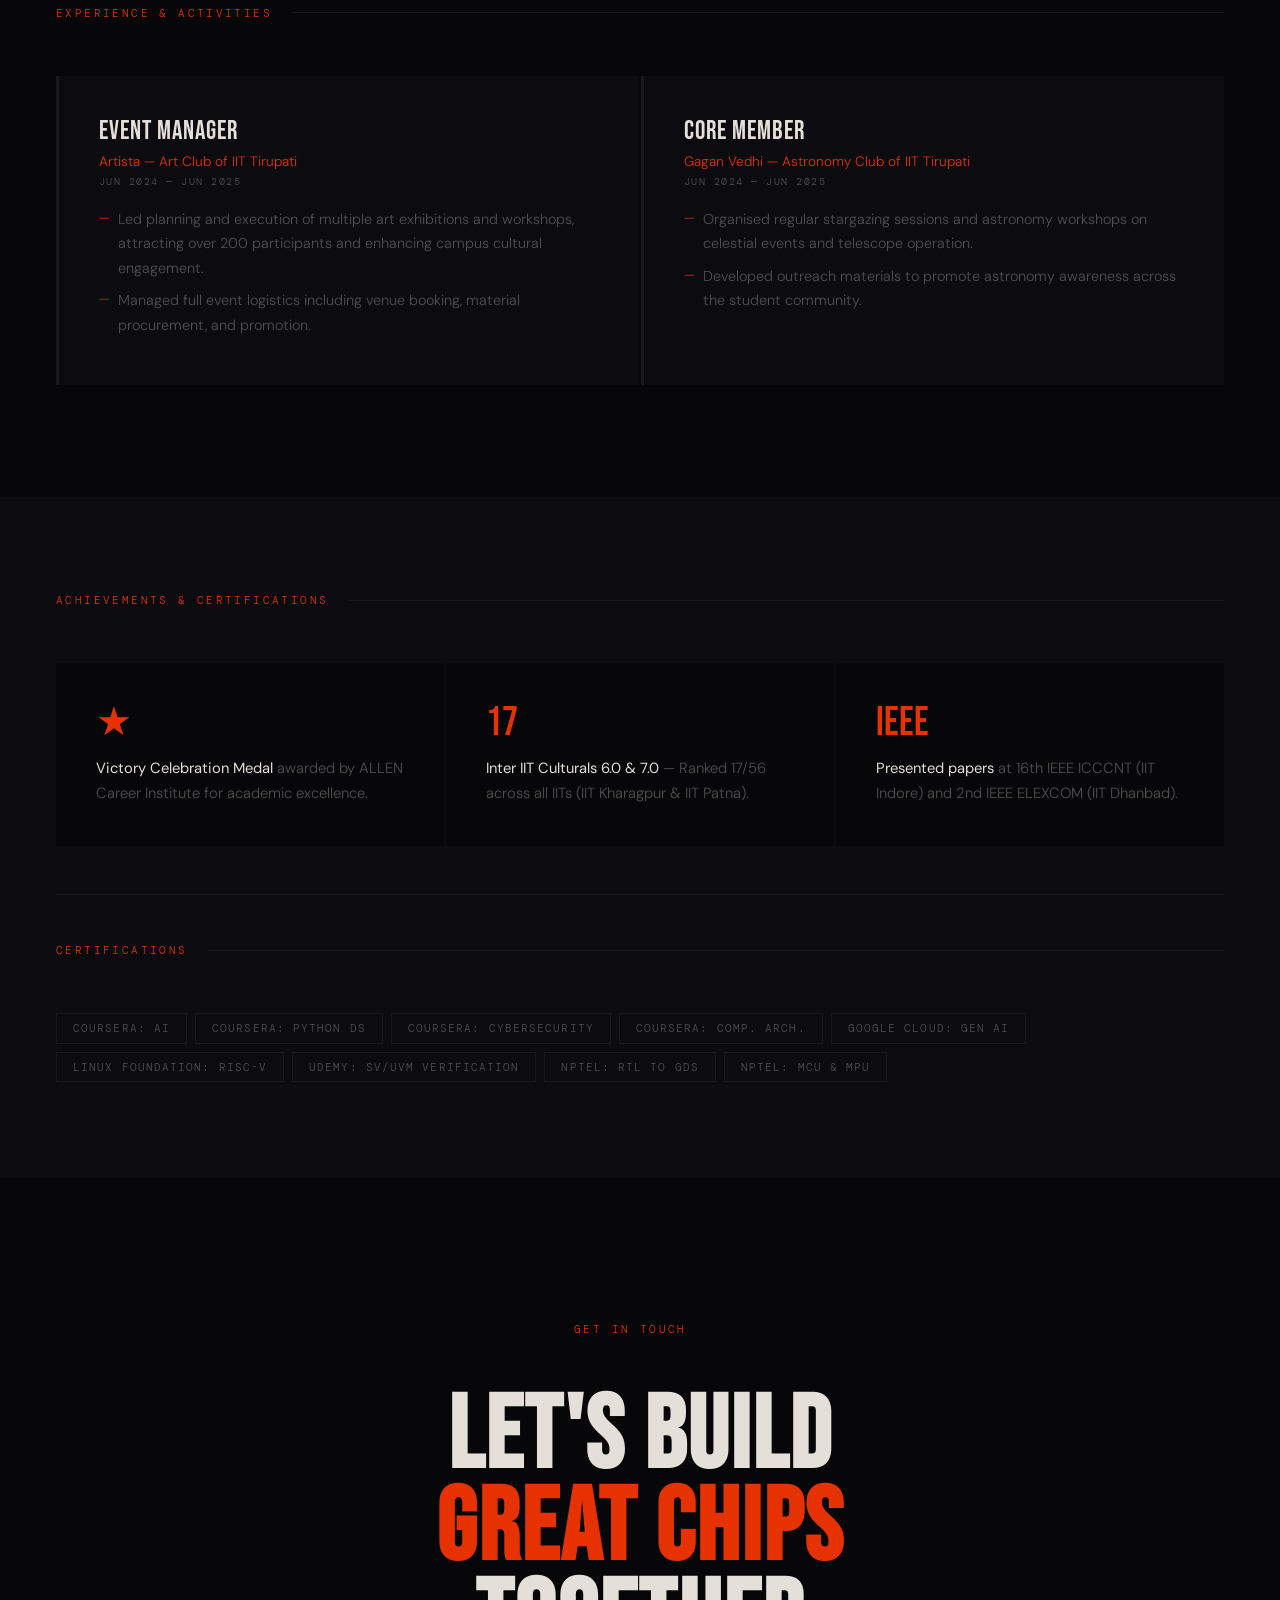
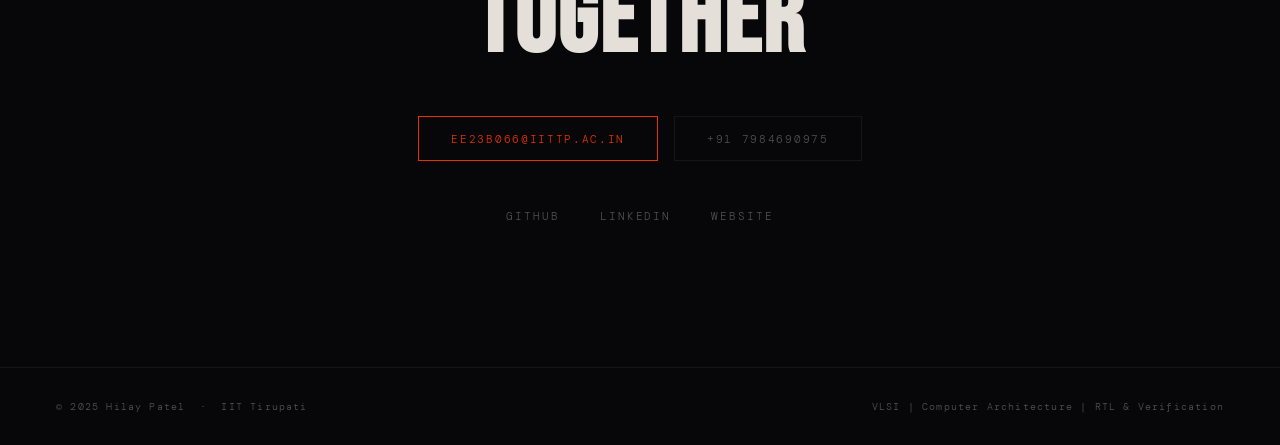
<file: portfolio.html>
<!DOCTYPE html>
<html lang="en">
<head>
  <meta charset="UTF-8">
  <meta name="viewport" content="width=device-width, initial-scale=1.0">
  <title>Hilay Patel | VLSI Researcher & Computer Architect</title>
  <link rel="preconnect" href="https://fonts.googleapis.com">
  <link rel="preconnect" href="https://fonts.gstatic.com" crossorigin>
  <link href="https://fonts.googleapis.com/css2?family=Bebas+Neue&family=DM+Sans:ital,opsz,wght@0,9..40,300;0,9..40,400;0,9..40,500;1,9..40,300&family=DM+Mono:wght@300;400&display=swap" rel="stylesheet">

  <style>
    *, *::before, *::after { margin: 0; padding: 0; box-sizing: border-box; }
    :root {
      --bg:     #07070a;
      --bg2:    #0c0c10;
      --text:   #e4dfd8;
      --muted:  #52504e;
      --subtle: #1a1a1e;
      --accent: #e63200;
      --line:   rgba(255,255,255,0.055);
    }
    html { font-size: 16px; scroll-behavior: smooth; }
    body { background: var(--bg); color: var(--text); font-family: 'DM Sans', sans-serif; font-weight: 300; overflow-x: hidden; cursor: none; }

    /* Cursor */
    #cur-dot, #cur-ring { position: fixed; top: 0; left: 0; pointer-events: none; z-index: 9999; border-radius: 50%; transform: translate(-50%,-50%); }
    #cur-dot  { width: 6px; height: 6px; background: white; }
    #cur-ring { width: 36px; height: 36px; border: 1px solid rgba(255,255,255,.4); transition: width .35s, height .35s, border-color .35s; }
    body.hovered #cur-ring { width: 58px; height: 58px; border-color: var(--accent); }

    /* Canvas */
    #bg-canvas { position: fixed; inset: 0; width: 100%; height: 100%; z-index: 0; opacity: .6; pointer-events: none; }

    /* Noise */
    body::after { content: ''; position: fixed; inset: 0; z-index: 1; background-image: url("data:image/svg+xml,%3Csvg viewBox='0 0 200 200' xmlns='http://www.w3.org/2000/svg'%3E%3Cfilter id='n'%3E%3CfeTurbulence type='fractalNoise' baseFrequency='0.75' numOctaves='4' stitchTiles='stitch'/%3E%3C/filter%3E%3Crect width='100%25' height='100%25' filter='url(%23n)'/%3E%3C/svg%3E"); background-size: 160px; opacity: .025; pointer-events: none; }

    /* Nav */
    nav { position: fixed; inset: 0 0 auto; z-index: 200; display: flex; align-items: center; justify-content: space-between; padding: 2rem 3.5rem; }
    .nav-logo { font-family: 'Bebas Neue', sans-serif; font-size: 1.5rem; letter-spacing: .15em; color: var(--text); text-decoration: none; }
    .nav-dot { width: 6px; height: 6px; border-radius: 50%; background: var(--accent); display: inline-block; margin-left: .6rem; vertical-align: middle; animation: pulse 2s infinite; }
    @keyframes pulse { 0%,100%{opacity:1;transform:scale(1)} 50%{opacity:.4;transform:scale(.7)} }
    .nav-links { display: flex; gap: 2.5rem; list-style: none; }
    .nav-links a { font-family: 'DM Mono', monospace; font-size: .7rem; letter-spacing: .18em; text-transform: uppercase; color: var(--muted); text-decoration: none; transition: color .3s; }
    .nav-links a:hover { color: var(--text); }

    /* Sections */
    section { position: relative; z-index: 10; }

    /* Hero */
    #hero { min-height: 100vh; display: flex; flex-direction: column; justify-content: flex-end; padding: 0 3.5rem 5rem; }
    #hero::before { content: ''; position: absolute; inset: 0; background: linear-gradient(to top, var(--bg) 0%, transparent 55%); z-index: 0; }
    .hero-inner { position: relative; z-index: 1; }
    .hero-label { font-family: 'DM Mono', monospace; font-size: .68rem; letter-spacing: .22em; text-transform: uppercase; color: var(--accent); margin-bottom: 1.5rem; opacity: 0; animation: riseUp .9s .4s cubic-bezier(.16,1,.3,1) forwards; }
    .hero-name { font-family: 'Bebas Neue', sans-serif; font-size: clamp(5rem, 13vw, 13rem); line-height: .88; letter-spacing: -.01em; color: var(--text); opacity: 0; animation: riseUp .9s .6s cubic-bezier(.16,1,.3,1) forwards; }
    .hero-name em { font-style: normal; -webkit-text-stroke: 1px rgba(228,220,216,.3); color: transparent; }
    .hero-sub { display: flex; align-items: center; gap: 1.2rem; margin-top: 2.5rem; opacity: 0; animation: riseUp .9s .85s cubic-bezier(.16,1,.3,1) forwards; }
    .hero-sub-bar { width: 3.5rem; height: 1px; background: var(--accent); flex-shrink: 0; }
    .hero-sub-text { font-size: .95rem; font-weight: 300; color: var(--muted); letter-spacing: .04em; }
    .hero-scroll { position: absolute; right: 3.5rem; bottom: 5rem; display: flex; flex-direction: column; align-items: center; gap: .6rem; font-family: 'DM Mono', monospace; font-size: .62rem; letter-spacing: .22em; text-transform: uppercase; color: var(--muted); opacity: 0; animation: riseUp .9s 1.1s cubic-bezier(.16,1,.3,1) forwards; }
    .scroll-bar { width: 1px; height: 4.5rem; background: linear-gradient(to bottom, var(--accent) 0%, transparent 100%); animation: scrollDrop 1.8s 1.5s infinite; }
    @keyframes scrollDrop { 0%{transform:scaleY(0);transform-origin:top} 50%{transform:scaleY(1);transform-origin:top} 51%{transform:scaleY(1);transform-origin:bottom} 100%{transform:scaleY(0);transform-origin:bottom} }

    /* Marquee */
    .marquee-wrap { overflow: hidden; border-top: 1px solid var(--line); border-bottom: 1px solid var(--line); padding: 1.4rem 0; background: var(--bg2); position: relative; z-index: 10; }
    .marquee-track { display: flex; animation: marqueeRun 26s linear infinite; white-space: nowrap; }
    .marquee-track:hover { animation-play-state: paused; }
    .marquee-item { font-family: 'Bebas Neue', sans-serif; font-size: 1.15rem; letter-spacing: .18em; color: var(--muted); padding: 0 2rem; }
    .marquee-sep { color: var(--accent); }
    @keyframes marqueeRun { from{transform:translateX(0)} to{transform:translateX(-50%)} }

    /* Section label */
    .sec-label { font-family: 'DM Mono', monospace; font-size: .68rem; letter-spacing: .22em; text-transform: uppercase; color: var(--accent); display: flex; align-items: center; gap: 1.2rem; margin-bottom: 3.5rem; }
    .sec-label::after { content: ''; flex: 1; height: 1px; background: var(--line); }

    /* About */
    #about { padding: 9rem 3.5rem; background: var(--bg); display: grid; grid-template-columns: 1.1fr 1fr; gap: 7rem; align-items: start; }
    .about-title { font-family: 'Bebas Neue', sans-serif; font-size: clamp(3rem, 4.8vw, 5rem); line-height: .95; letter-spacing: .02em; margin-bottom: 2.5rem; }
    .about-body { font-size: 1.05rem; line-height: 1.85; color: var(--muted); margin-bottom: 1.6rem; }
    .about-body strong { color: var(--text); font-weight: 400; }
    .about-right { padding-top: 4.5rem; }
    .stats-grid { display: grid; grid-template-columns: 1fr 1fr; border: 1px solid var(--line); margin-bottom: 4rem; }
    .stat { padding: 2.2rem; border-right: 1px solid var(--line); border-bottom: 1px solid var(--line); transition: background .3s; }
    .stat:hover { background: var(--subtle); }
    .stat:nth-child(even) { border-right: none; }
    .stat:nth-child(3), .stat:nth-child(4) { border-bottom: none; }
    .stat-num { font-family: 'Bebas Neue', sans-serif; font-size: 3.8rem; line-height: 1; color: var(--accent); margin-bottom: .5rem; }
    .stat-lbl { font-family: 'DM Mono', monospace; font-size: .68rem; letter-spacing: .12em; text-transform: uppercase; color: var(--muted); }
    .skills-wrap { display: flex; flex-wrap: wrap; gap: .5rem; }
    .skill { padding: .45rem 1rem; border: 1px solid var(--line); font-family: 'DM Mono', monospace; font-size: .68rem; letter-spacing: .1em; text-transform: uppercase; color: var(--muted); transition: border-color .3s, color .3s; }
    .skill:hover { border-color: var(--accent); color: var(--accent); }

    /* Projects */
    #projects { padding: 9rem 3.5rem; background: var(--bg2); }
    .proj-grid { display: flex; flex-direction: column; gap: 2px; margin-top: 3.5rem; }
    .proj-card { position: relative; overflow: hidden; padding: 3rem 3.5rem; background: var(--bg); border-left: 3px solid transparent; transition: border-color .4s, background .4s; display: grid; grid-template-columns: auto 1fr auto; gap: 3rem; align-items: start; }
    .proj-card:hover { border-left-color: var(--accent); background: var(--subtle); }
    .proj-num { font-family: 'Bebas Neue', sans-serif; font-size: 3rem; line-height: 1; color: rgba(230,50,0,.15); transition: color .4s; }
    .proj-card:hover .proj-num { color: var(--accent); }
    .proj-date { font-family: 'DM Mono', monospace; font-size: .62rem; letter-spacing: .15em; color: var(--muted); margin-bottom: .8rem; }
    .proj-title { font-family: 'Bebas Neue', sans-serif; font-size: 1.8rem; letter-spacing: .04em; margin-bottom: .8rem; line-height: 1; }
    .proj-desc { font-size: .9rem; line-height: 1.75; color: var(--muted); max-width: 700px; margin-bottom: 1rem; }
    .proj-desc strong { color: var(--text); font-weight: 400; }
    .proj-tags { display: flex; flex-wrap: wrap; gap: .4rem; }
    .proj-tag { padding: .3rem .75rem; border: 1px solid var(--line); font-family: 'DM Mono', monospace; font-size: .6rem; letter-spacing: .1em; text-transform: uppercase; color: var(--muted); }
    .proj-link { font-family: 'DM Mono', monospace; font-size: .65rem; letter-spacing: .15em; text-transform: uppercase; color: var(--muted); text-decoration: none; border: 1px solid var(--line); padding: .5rem 1rem; transition: border-color .3s, color .3s; white-space: nowrap; align-self: start; margin-top: .5rem; }
    .proj-link:hover { border-color: var(--accent); color: var(--accent); }

    /* Publications */
    #publications { padding: 9rem 3.5rem; background: var(--bg); }
    .pub-list { display: flex; flex-direction: column; gap: 2px; margin-top: 3.5rem; }
    .pub-card { padding: 2.5rem 3rem; background: var(--bg2); border-left: 3px solid transparent; transition: border-left-color .3s, background .3s; }
    .pub-card:hover { border-left-color: var(--accent); background: var(--subtle); }
    .pub-status { display: inline-block; font-family: 'DM Mono', monospace; font-size: .6rem; letter-spacing: .18em; text-transform: uppercase; padding: .25rem .75rem; margin-bottom: 1rem; border: 1px solid; }
    .pub-status.review { color: #ffaa40; border-color: #ffaa40; }
    .pub-status.published { color: #5ecb8a; border-color: #5ecb8a; }
    .pub-title { font-size: 1rem; font-weight: 400; color: var(--text); margin-bottom: .6rem; line-height: 1.5; }
    .pub-venue { font-family: 'DM Mono', monospace; font-size: .72rem; letter-spacing: .08em; color: var(--muted); margin-bottom: .4rem; }
    .pub-authors { font-size: .82rem; color: var(--muted); font-style: italic; margin-bottom: 1rem; }
    .pub-results { display: flex; flex-wrap: wrap; gap: .5rem; }
    .pub-metric { font-family: 'DM Mono', monospace; font-size: .62rem; letter-spacing: .1em; text-transform: uppercase; color: var(--accent); border: 1px solid rgba(230,50,0,.3); padding: .25rem .75rem; }
    .pub-link-a { display: inline-block; margin-top: .8rem; font-family: 'DM Mono', monospace; font-size: .62rem; letter-spacing: .15em; text-transform: uppercase; color: var(--muted); text-decoration: none; border-bottom: 1px solid var(--line); transition: color .3s, border-color .3s; }
    .pub-link-a:hover { color: var(--accent); border-color: var(--accent); }

    /* Philosophy */
    #philosophy { padding: 7rem 3.5rem; background: var(--bg2); border-top: 1px solid var(--line); border-bottom: 1px solid var(--line); display: grid; grid-template-columns: 1fr 2fr; gap: 6rem; align-items: center; }
    .philo-quote { font-family: 'Bebas Neue', sans-serif; font-size: clamp(2.8rem, 4.5vw, 4.5rem); line-height: .95; letter-spacing: .02em; }
    .philo-quote em { font-style: normal; -webkit-text-stroke: 1px rgba(228,220,216,.3); color: transparent; }
    .philo-items { display: flex; flex-direction: column; gap: 2rem; }
    .philo-item { display: flex; gap: 2rem; align-items: flex-start; }
    .philo-num { font-family: 'DM Mono', monospace; font-size: .62rem; letter-spacing: .2em; color: var(--accent); padding-top: .15rem; flex-shrink: 0; }
    .philo-text { font-size: .98rem; line-height: 1.75; color: var(--muted); }
    .philo-text strong { color: var(--text); font-weight: 400; }

    /* Experience */
    #experience { padding: 7rem 3.5rem; background: var(--bg); }
    .exp-grid { display: grid; grid-template-columns: 1fr 1fr; gap: 2px; margin-top: 3.5rem; }
    .exp-card { padding: 2.5rem; background: var(--bg2); border-left: 3px solid var(--line); transition: border-color .3s; }
    .exp-card:hover { border-left-color: var(--accent); }
    .exp-role { font-family: 'Bebas Neue', sans-serif; font-size: 1.6rem; letter-spacing: .04em; margin-bottom: .4rem; }
    .exp-org { font-size: .85rem; color: var(--accent); margin-bottom: .3rem; }
    .exp-period { font-family: 'DM Mono', monospace; font-size: .62rem; letter-spacing: .15em; text-transform: uppercase; color: var(--muted); margin-bottom: 1.2rem; }
    .exp-bullets { list-style: none; }
    .exp-bullets li { font-size: .9rem; line-height: 1.7; color: var(--muted); padding-left: 1.2rem; position: relative; margin-bottom: .5rem; }
    .exp-bullets li::before { content: '—'; position: absolute; left: 0; color: var(--accent); font-size: .8rem; }

    /* Achievements */
    #achievements { padding: 6rem 3.5rem; background: var(--bg2); }
    .ach-grid { display: grid; grid-template-columns: repeat(3,1fr); gap: 2px; margin-top: 3.5rem; }
    .ach-card { padding: 2.5rem; background: var(--bg); transition: background .3s; }
    .ach-card:hover { background: var(--subtle); }
    .ach-icon { font-family: 'Bebas Neue', sans-serif; font-size: 2.5rem; color: var(--accent); margin-bottom: .8rem; line-height: 1; }
    .ach-text { font-size: .92rem; line-height: 1.7; color: var(--muted); }
    .ach-text strong { color: var(--text); font-weight: 400; }

    /* Contact */
    #contact { padding: 9rem 3.5rem; background: var(--bg); text-align: center; display: flex; flex-direction: column; align-items: center; justify-content: center; }
    .contact-cta { font-family: 'Bebas Neue', sans-serif; font-size: clamp(3.5rem, 8vw, 8.5rem); line-height: .9; letter-spacing: .02em; margin-bottom: 3rem; }
    .contact-cta em { font-style: normal; color: var(--accent); }
    .contact-links { display: flex; gap: 1rem; margin-bottom: 3rem; flex-wrap: wrap; justify-content: center; }
    .contact-btn { font-family: 'DM Mono', monospace; font-size: .7rem; letter-spacing: .15em; text-transform: uppercase; text-decoration: none; padding: .9rem 2rem; border: 1px solid var(--line); color: var(--muted); transition: border-color .3s, color .3s; }
    .contact-btn:hover { border-color: var(--accent); color: var(--accent); }
    .contact-btn.primary { border-color: var(--accent); color: var(--accent); }
    .socials { display: flex; gap: 2.5rem; }
    .social-a { font-family: 'DM Mono', monospace; font-size: .68rem; letter-spacing: .18em; text-transform: uppercase; color: var(--muted); text-decoration: none; transition: color .3s; }
    .social-a:hover { color: var(--text); }

    /* Footer */
    footer { position: relative; z-index: 10; padding: 2rem 3.5rem; border-top: 1px solid var(--line); background: var(--bg); display: flex; justify-content: space-between; align-items: center; }
    .footer-mono { font-family: 'DM Mono', monospace; font-size: .62rem; letter-spacing: .12em; color: var(--muted); }

    /* Animations */
    @keyframes riseUp { from{opacity:0;transform:translateY(2.5rem)} to{opacity:1;transform:translateY(0)} }
    .reveal { opacity: 0; transform: translateY(2rem); transition: opacity .9s cubic-bezier(.16,1,.3,1), transform .9s cubic-bezier(.16,1,.3,1); }
    .reveal.vis { opacity: 1; transform: translateY(0); }

    /* Responsive */
    @media (max-width: 900px) {
      nav { padding: 1.5rem 1.8rem; } .nav-links { display: none; }
      #hero { padding: 0 1.8rem 4rem; } .hero-scroll { right: 1.8rem; bottom: 4rem; }
      #about { grid-template-columns: 1fr; gap: 4rem; padding: 6rem 1.8rem; } .about-right { padding-top: 0; }
      #projects, #publications, #experience, #philosophy, #achievements, #contact { padding: 6rem 1.8rem; }
      .proj-card { grid-template-columns: 1fr; gap: 1rem; padding: 2rem 1.5rem; }
      .exp-grid, .ach-grid { grid-template-columns: 1fr; }
      #philosophy { grid-template-columns: 1fr; gap: 3rem; }
      footer { padding: 1.5rem 1.8rem; flex-direction: column; gap: .8rem; text-align: center; }
    }
  </style>
</head>
<body>
  <div id="cur-dot"></div>
  <div id="cur-ring"></div>
  <canvas id="bg-canvas"></canvas>

  <!-- Nav -->
  <nav>
    <a href="#" class="nav-logo">HP<span class="nav-dot"></span></a>
    <ul class="nav-links">
      <li><a href="#about">About</a></li>
      <li><a href="#projects">Projects</a></li>
      <li><a href="#publications">Publications</a></li>
      <li><a href="#experience">Experience</a></li>
      <li><a href="#contact">Contact</a></li>
    </ul>
  </nav>

  <!-- Hero -->
  <section id="hero">
    <div class="hero-inner">
      <p class="hero-label">IIT Tirupati &nbsp;·&nbsp; BTech Electrical Engineering &nbsp;·&nbsp; Open to Research Collaborations</p>
      <h1 class="hero-name">HILAY<br><em>PATEL</em></h1>
      <div class="hero-sub">
        <div class="hero-sub-bar"></div>
        <p class="hero-sub-text">VLSI Researcher &nbsp;·&nbsp; Computer Architect &nbsp;·&nbsp; RTL &amp; Verification Engineer</p>
      </div>
    </div>
    <div class="hero-scroll"><span>Scroll</span><div class="scroll-bar"></div></div>
  </section>

  <!-- Marquee -->
  <div class="marquee-wrap">
    <div class="marquee-track" aria-hidden="true">
      <span class="marquee-item">Verilog</span><span class="marquee-item marquee-sep">✦</span>
      <span class="marquee-item">SystemVerilog</span><span class="marquee-item marquee-sep">✦</span>
      <span class="marquee-item">RISC-V Design</span><span class="marquee-item marquee-sep">✦</span>
      <span class="marquee-item">RTL-to-GDS</span><span class="marquee-item marquee-sep">✦</span>
      <span class="marquee-item">Cadence Genus</span><span class="marquee-item marquee-sep">✦</span>
      <span class="marquee-item">Cadence Innovus</span><span class="marquee-item marquee-sep">✦</span>
      <span class="marquee-item">UVM Verification</span><span class="marquee-item marquee-sep">✦</span>
      <span class="marquee-item">Reinforcement Learning</span><span class="marquee-item marquee-sep">✦</span>
      <span class="marquee-item">IEEE Publications</span><span class="marquee-item marquee-sep">✦</span>
      <span class="marquee-item">Verilog</span><span class="marquee-item marquee-sep">✦</span>
      <span class="marquee-item">SystemVerilog</span><span class="marquee-item marquee-sep">✦</span>
      <span class="marquee-item">RISC-V Design</span><span class="marquee-item marquee-sep">✦</span>
      <span class="marquee-item">RTL-to-GDS</span><span class="marquee-item marquee-sep">✦</span>
      <span class="marquee-item">Cadence Genus</span><span class="marquee-item marquee-sep">✦</span>
      <span class="marquee-item">Cadence Innovus</span><span class="marquee-item marquee-sep">✦</span>
      <span class="marquee-item">UVM Verification</span><span class="marquee-item marquee-sep">✦</span>
      <span class="marquee-item">Reinforcement Learning</span><span class="marquee-item marquee-sep">✦</span>
      <span class="marquee-item">IEEE Publications</span><span class="marquee-item marquee-sep">✦</span>
    </div>
  </div>

  <!-- About -->
  <section id="about">
    <div class="about-left">
      <div class="sec-label">About Me</div>
      <h2 class="about-title reveal">Building the<br>Hardware of<br>Tomorrow</h2>
      <p class="about-body reveal" style="transition-delay:.1s">
        I'm an <strong>Electrical Engineering undergraduate at IIT Tirupati</strong> specialising in VLSI design, computer architecture, and RTL development — designing the circuits and systems that make everything else possible.
      </p>
      <p class="about-body reveal" style="transition-delay:.2s">
        From <strong>RISC-V processor families to novel SRAM architectures and RL-optimised ASIC flows</strong>, I pursue research at the frontier of hardware performance, spanning RTL design, physical design, formal verification, and ML applied to chip design.
      </p>
      <p class="about-body reveal" style="transition-delay:.3s">
        <strong>6 IEEE publications</strong> at venues including SOCC Heidelberg, ITC-India, and ICCCNT IIT Indore — two more under review at TVLSI and ITC-India 2026. Open to <strong>research internships and collaborations</strong> in computer architecture and VLSI.
      </p>
    </div>
    <div class="about-right reveal" style="transition-delay:.2s">
      <div class="stats-grid">
        <div class="stat"><div class="stat-num">2 Years</div><div class="stat-lbl">Experience · IIT Tirupati</div></div>
        <div class="stat"><div class="stat-num">6</div><div class="stat-lbl">IEEE Publications</div></div>
        <div class="stat"><div class="stat-num">5</div><div class="stat-lbl">Hardware Projects</div></div>
        <div class="stat"><div class="stat-num">2</div><div class="stat-lbl">Under Review</div></div>
      </div>
      <div class="sec-label">Technical Stack</div>
      <div class="skills-wrap">
        <div class="skill">Verilog</div><div class="skill">SystemVerilog</div>
        <div class="skill">C</div><div class="skill">Python</div>
        <div class="skill">Xilinx Vivado</div><div class="skill">Cadence Virtuoso</div>
        <div class="skill">Cadence Genus</div><div class="skill">Cadence Innovus</div>
        <div class="skill">Cadence Xcelium</div><div class="skill">Synopsys VCS</div>
        <div class="skill">Synopsys Tetramax</div><div class="skill">ModelSim</div>
        <div class="skill">Verilator</div><div class="skill">UVM</div>
        <div class="skill">OpenLane</div><div class="skill">LTspice</div>
      </div>
    </div>
  </section>

  <!-- Projects -->
  <section id="projects">
    <div class="sec-label reveal">Selected Projects</div>
    <div class="proj-grid">

      <div class="proj-card reveal">
        <div class="proj-num">01</div>
        <div class="proj-body">
          <div class="proj-date">Jan 2026 — Feb 2026</div>
          <div class="proj-title">Monolithic 3D JSCAN Architecture with RL Optimization</div>
          <p class="proj-desc">Designed a <strong>tier-aware 3D Joint-Scan architecture</strong> for monolithic multi-tier ICs integrating MSS and PRAS scan structures with a Global Test Controller (GTC). Developed a <strong>PPO-based multi-agent RL framework</strong> to optimise flip-flop clustering during physical design. Achieved <strong>38% routing congestion reduction, 69% wirelength reduction, 87% peak test power reduction, and 20% area improvement</strong> on S-ISCAS89 benchmarks via complete RTL-to-GDS ASIC flow in Cadence Genus &amp; Innovus.</p>
          <div class="proj-tags"><span class="proj-tag">Verilog</span><span class="proj-tag">Python / PPO</span><span class="proj-tag">Cadence Genus</span><span class="proj-tag">Cadence Innovus</span><span class="proj-tag">OpenLane</span><span class="proj-tag">RTL-to-GDS</span></div>
        </div>
        <a href="https://github.com/hilay020905/Monolithic-3D-JSCAN-Architecture-IC" target="_blank" class="proj-link">GitHub ↗</a>
      </div>

      <div class="proj-card reveal" style="transition-delay:.08s">
        <div class="proj-num">02</div>
        <div class="proj-body">
          <div class="proj-date">May 2025 — Nov 2025</div>
          <div class="proj-title">Tri-Directional Fabric (TDF) using 12T SRAM</div>
          <p class="proj-desc">Proposed a <strong>novel 12T SRAM-based in-memory computing architecture</strong> enabling native row, column, and diagonal data access to eliminate transposition bottlenecks in 2D workloads. Mapped image processing kernels (morphological dilation, Sobel operator, unsharp masking) achieving <strong>1.77× speedup over CPU and 56.38% energy savings</strong> in 45nm CMOS post-layout simulations.</p>
          <div class="proj-tags"><span class="proj-tag">Verilog</span><span class="proj-tag">Cadence Virtuoso</span><span class="proj-tag">Synopsys VCS</span><span class="proj-tag">45nm CMOS</span></div>
        </div>
        <a href="https://github.com/hilay020905/SRAM12T" target="_blank" class="proj-link">GitHub ↗</a>
      </div>

      <div class="proj-card reveal" style="transition-delay:.14s">
        <div class="proj-num">03</div>
        <div class="proj-body">
          <div class="proj-date">Feb 2025 — Nov 2025</div>
          <div class="proj-title">Advanced RISC-V Processor Design Suite (RV32IMZicsr / RVV)</div>
          <p class="proj-desc">Designed a <strong>complete RISC-V processor family</strong> spanning single-cycle, 5-stage pipelined, dual-core dual-issue superscalar, and vector (RVV 1.0) architectures. Includes full hazard detection, forwarding logic, branch prediction, CSR support, and FPGA prototyping on Basys/Artix-7.</p>
          <div class="proj-tags"><span class="proj-tag">Verilog</span><span class="proj-tag">SystemVerilog</span><span class="proj-tag">Xilinx Vivado</span><span class="proj-tag">FPGA</span><span class="proj-tag">Synopsys VCS</span></div>
        </div>
        <a href="https://github.com/hilay020905/RISC-V-SUITE" target="_blank" class="proj-link">GitHub ↗</a>
      </div>

      <div class="proj-card reveal" style="transition-delay:.2s">
        <div class="proj-num">04</div>
        <div class="proj-body">
          <div class="proj-date">Jul 2025</div>
          <div class="proj-title">UART Communication System</div>
          <p class="proj-desc">Implemented a <strong>UART system</strong> in Verilog with baud rate generator, transmitter, and receiver modules supporting start/stop bit detection and error handling. Verified through custom testbenches and FPGA deployment on Basys/Artix-7.</p>
          <div class="proj-tags"><span class="proj-tag">Verilog</span><span class="proj-tag">Xilinx Vivado</span><span class="proj-tag">FPGA</span></div>
        </div>
        <a href="https://github.com/hilay020905/UART" target="_blank" class="proj-link">GitHub ↗</a>
      </div>

      <div class="proj-card reveal" style="transition-delay:.26s">
        <div class="proj-num">05</div>
        <div class="proj-body">
          <div class="proj-date">Feb 2025</div>
          <div class="proj-title">AMBA APB Memory Verification</div>
          <p class="proj-desc">Designed an <strong>AMBA APB-compliant memory module</strong> in Verilog/SystemVerilog with read/write transactions, address decoding, and handshake signalling. Developed a comprehensive <strong>functional verification testbench</strong> covering stimulus generation, protocol checking, and corner-case validation for APB timing compliance.</p>
          <div class="proj-tags"><span class="proj-tag">Verilog</span><span class="proj-tag">SystemVerilog</span><span class="proj-tag">ModelSim</span></div>
        </div>
        <a href="https://github.com/hilay020905/AMBA_APB" target="_blank" class="proj-link">GitHub ↗</a>
      </div>

    </div>
  </section>

  <!-- Publications -->
  <section id="publications">
    <div class="sec-label reveal">IEEE Publications</div>
    <div class="pub-list">

      <div class="pub-card reveal">
        <span class="pub-status review">Under Review</span>
        <p class="pub-title">A Warp Adaptive Variable Engine for Reducing Operation Stalls on GPUs</p>
        <p class="pub-venue">IEEE Transactions on Very Large Scale Integration (TVLSI)</p>
        <p class="pub-authors">Hilay Patel, Mahesh A. Patel</p>
        <div class="pub-results"><span class="pub-metric">100 MHz</span><span class="pub-metric">4.75 mW Power</span><span class="pub-metric">238×249 µm Die</span><span class="pub-metric">sky130A 130nm ASIC</span></div>
        <a href="https://ieee-cas.org/publication/tvlsi" target="_blank" class="pub-link-a">View Journal ↗</a>
      </div>

      <div class="pub-card reveal" style="transition-delay:.05s">
        <span class="pub-status review">Under Review</span>
        <p class="pub-title">RL-Driven 3D Clustering of JScan Architecture with Routing and Area Optimization in Chiplet SiP</p>
        <p class="pub-venue">10th IEEE International Test Conference India 2026</p>
        <p class="pub-authors">Hilay Patel, Naman Kalra, Jaynarayan Tudu</p>
        <div class="pub-results"><span class="pub-metric">38.3% Congestion ↓</span><span class="pub-metric">87.9% Peak Power ↓</span><span class="pub-metric">20% Area ↓</span><span class="pub-metric">69.3% Wirelength ↓</span></div>
        <a href="https://itctestweekindia.org/" target="_blank" class="pub-link-a">View Conference ↗</a>
      </div>

      <div class="pub-card reveal" style="transition-delay:.1s">
        <span class="pub-status published">Published</span>
        <p class="pub-title">A Novel Design of Tri-directional Logic IMC Architectures using 12T SRAM Cells for Image Processing</p>
        <p class="pub-venue">39th IEEE International System-on-Chip Conference — Heidelberg, Germany</p>
        <p class="pub-authors">Hilay Patel, Mahesh A. Patel</p>
        <div class="pub-results"><span class="pub-metric">1.77× Speedup</span><span class="pub-metric">56.38% Energy Savings</span><span class="pub-metric">130nm CMOS</span></div>
        <a href="https://www.ieee-socc.org/" target="_blank" class="pub-link-a">View Conference ↗</a>
      </div>

      <div class="pub-card reveal" style="transition-delay:.15s">
        <span class="pub-status published">Published</span>
        <p class="pub-title">Pioneering Robust UART Systems Leveraging Riccati Based Sampling for Superior Bit Error Rate Performance</p>
        <p class="pub-venue">2nd IEEE ELEXCOM — IIT Dhanbad</p>
        <p class="pub-authors">Hilay Patel, Madhav Tandon, Mahesh A. Patel</p>
        <div class="pub-results"><span class="pub-metric">50% BER Reduction</span><span class="pub-metric">Riccati / Kalman Sampling</span></div>
        <a href="https://ieeexplore.ieee.org/document/11451589" target="_blank" class="pub-link-a">View on IEEE Xplore ↗</a>
      </div>

      <div class="pub-card reveal" style="transition-delay:.2s">
        <span class="pub-status published">Published</span>
        <p class="pub-title">Superscalar Processor Branch Prediction Implementation using Machine Learning for Enhancing Accuracy</p>
        <p class="pub-venue">16th IEEE ICCCNT — IIT Indore</p>
        <p class="pub-authors">Hilay Patel, Mahesh A. Patel</p>
        <div class="pub-results"><span class="pub-metric">TAGE Predictor</span><span class="pub-metric">Highest Accuracy Across All Traces</span></div>
        <a href="https://16icccnt.com/" target="_blank" class="pub-link-a">View Conference ↗</a>
      </div>

      <div class="pub-card reveal" style="transition-delay:.25s">
        <span class="pub-status published">Published</span>
        <p class="pub-title">Mitigating Hazards in RISC-V Based Processor Architectures: A Micro Architectural Perspective</p>
        <p class="pub-venue">16th IEEE ICCCNT — IIT Indore</p>
        <p class="pub-authors">Hilay Patel, Mahesh A. Patel</p>
        <div class="pub-results"><span class="pub-metric">4.52% Power Reduction</span><span class="pub-metric">4× Throughput Improvement</span><span class="pub-metric">Artix-7 FPGA</span></div>
        <a href="https://16icccnt.com/" target="_blank" class="pub-link-a">View Conference ↗</a>
      </div>

    </div>
  </section>

  <!-- Philosophy -->
  <section id="philosophy">
    <div class="philo-quote reveal">Hardware<br>Runs<br><em>Everything</em></div>
    <div class="philo-items">
      <div class="philo-item reveal" style="transition-delay:.1s">
        <span class="philo-num">01</span>
        <p class="philo-text"><strong>Correctness before cleverness.</strong> Every design must be verifiable. A fast chip that misbehaves is just a fast bug. Simulation, formal methods, and testbench discipline are not afterthoughts — they are the work.</p>
      </div>
      <div class="philo-item reveal" style="transition-delay:.2s">
        <span class="philo-num">02</span>
        <p class="philo-text"><strong>ML and hardware are converging.</strong> Reinforcement learning for physical design, neural branch predictors, AI-assisted EDA — the next decade of chip design will be driven by learning-based optimisation. I build exactly at that intersection.</p>
      </div>
      <div class="philo-item reveal" style="transition-delay:.3s">
        <span class="philo-num">03</span>
        <p class="philo-text"><strong>Publish to advance the field.</strong> Good research doesn't end at the waveform. Every architectural idea deserves scrutiny, and sharing accelerates progress for everyone working on the same hard problems.</p>
      </div>
    </div>
  </section>

  <!-- Experience -->
  <section id="experience">
    <div class="sec-label reveal">Experience &amp; Activities</div>
    <div class="exp-grid">
      <div class="exp-card reveal">
        <div class="exp-role">Event Manager</div>
        <div class="exp-org">Artista — Art Club of IIT Tirupati</div>
        <div class="exp-period">Jun 2024 — Jun 2025</div>
        <ul class="exp-bullets">
          <li>Led planning and execution of multiple art exhibitions and workshops, attracting over 200 participants and enhancing campus cultural engagement.</li>
          <li>Managed full event logistics including venue booking, material procurement, and promotion.</li>
        </ul>
      </div>
      <div class="exp-card reveal" style="transition-delay:.1s">
        <div class="exp-role">Core Member</div>
        <div class="exp-org">Gagan Vedhi — Astronomy Club of IIT Tirupati</div>
        <div class="exp-period">Jun 2024 — Jun 2025</div>
        <ul class="exp-bullets">
          <li>Organised regular stargazing sessions and astronomy workshops on celestial events and telescope operation.</li>
          <li>Developed outreach materials to promote astronomy awareness across the student community.</li>
        </ul>
      </div>
    </div>
  </section>

  <!-- Achievements -->
  <section id="achievements">
    <div class="sec-label reveal">Achievements &amp; Certifications</div>
    <div class="ach-grid">
      <div class="ach-card reveal">
        <div class="ach-icon">★</div>
        <p class="ach-text"><strong>Victory Celebration Medal</strong> awarded by ALLEN Career Institute for academic excellence.</p>
      </div>
      <div class="ach-card reveal" style="transition-delay:.08s">
        <div class="ach-icon">17</div>
        <p class="ach-text"><strong>Inter IIT Culturals 6.0 &amp; 7.0</strong> — Ranked 17/56 across all IITs (IIT Kharagpur &amp; IIT Patna).</p>
      </div>
      <div class="ach-card reveal" style="transition-delay:.16s">
        <div class="ach-icon">IEEE</div>
        <p class="ach-text"><strong>Presented papers</strong> at 16th IEEE ICCCNT (IIT Indore) and 2nd IEEE ELEXCOM (IIT Dhanbad).</p>
      </div>
    </div>
    <div style="margin-top:3rem;padding-top:3rem;border-top:1px solid var(--line);">
      <div class="sec-label">Certifications</div>
      <div class="skills-wrap">
        <div class="skill">Coursera: AI</div><div class="skill">Coursera: Python DS</div>
        <div class="skill">Coursera: Cybersecurity</div><div class="skill">Coursera: Comp. Arch.</div>
        <div class="skill">Google Cloud: Gen AI</div><div class="skill">Linux Foundation: RISC-V</div>
        <div class="skill">Udemy: SV/UVM Verification</div>
        <div class="skill">NPTEL: RTL to GDS</div><div class="skill">NPTEL: MCU &amp; MPU</div>
      </div>
    </div>
  </section>

  <!-- Contact -->
  <section id="contact">
    <div class="sec-label">Get In Touch</div>
    <h2 class="contact-cta reveal">Let's Build<br><em>Great Chips</em><br>Together</h2>
    <div class="contact-links reveal" style="transition-delay:.1s">
      <a href="mailto:ee23b066@iittp.ac.in" class="contact-btn primary">ee23b066@iittp.ac.in</a>
      <a href="tel:+917984690975" class="contact-btn">+91 7984690975</a>
    </div>
    <div class="socials reveal" style="transition-delay:.2s">
      <a href="https://github.com/hilay020905" target="_blank" class="social-a">GitHub</a>
      <a href="https://www.linkedin.com/in/hilay-patel-84a052286/" target="_blank" class="social-a">LinkedIn</a>
      <a href="https://hilay020905.github.io/" target="_blank" class="social-a">Website</a>
    </div>
  </section>

  <!-- Footer -->
  <footer>
    <div class="footer-mono">© 2025 Hilay Patel &nbsp;·&nbsp; IIT Tirupati</div>
    <div class="footer-mono">VLSI | Computer Architecture | RTL &amp; Verification</div>
  </footer>

  <script>
    /* Cursor */
    const dot=document.getElementById('cur-dot'),ring=document.getElementById('cur-ring');
    let mx=-200,my=-200,rx=-200,ry=-200;
    document.addEventListener('mousemove',e=>{mx=e.clientX;my=e.clientY;dot.style.left=mx+'px';dot.style.top=my+'px';});
    document.querySelectorAll('a,button,.proj-card,.pub-card,.exp-card,.ach-card,.skill,.stat').forEach(el=>{
      el.addEventListener('mouseenter',()=>document.body.classList.add('hovered'));
      el.addEventListener('mouseleave',()=>document.body.classList.remove('hovered'));
    });
    (function cl(){rx+=(mx-rx)*.1;ry+=(my-ry)*.1;ring.style.left=rx+'px';ring.style.top=ry+'px';requestAnimationFrame(cl);})();

    /* Canvas */
    const cvs=document.getElementById('bg-canvas'),ctx=cvs.getContext('2d');
    let W,H,pts=[];
    const mouse={x:null,y:null};
    document.addEventListener('mousemove',e=>{mouse.x=e.clientX;mouse.y=e.clientY;});
    document.addEventListener('mouseleave',()=>{mouse.x=null;mouse.y=null;});
    function resize(){W=cvs.width=window.innerWidth;H=cvs.height=window.innerHeight;}
    window.addEventListener('resize',()=>{resize();init();});
    resize();
    class Pt{
      constructor(){this.reset(true);}
      reset(r){this.x=r?Math.random()*W:(Math.random()<.5?0:W);this.y=r?Math.random()*H:Math.random()*H;this.vx=(Math.random()-.5)*.4;this.vy=(Math.random()-.5)*.4;this.r=Math.random()*1.3+.3;this.a=Math.random()*.5+.1;}
      update(){
        if(mouse.x!==null){const dx=mouse.x-this.x,dy=mouse.y-this.y,d=Math.hypot(dx,dy);if(d<110){const f=(110-d)/110*.5;this.vx-=(dx/d)*f;this.vy-=(dy/d)*f;}}
        this.vx*=.995;this.vy*=.995;this.x+=this.vx;this.y+=this.vy;
        if(this.x<-10)this.x=W+10;if(this.x>W+10)this.x=-10;if(this.y<-10)this.y=H+10;if(this.y>H+10)this.y=-10;
      }
      draw(){ctx.beginPath();ctx.arc(this.x,this.y,this.r,0,Math.PI*2);ctx.fillStyle=`rgba(230,50,0,${this.a})`;ctx.fill();}
    }
    function init(){pts=[];const n=Math.floor(W*H/14000);for(let i=0;i<n;i++)pts.push(new Pt());}
    init();
    (function loop(){
      ctx.clearRect(0,0,W,H);
      pts.forEach(p=>{p.update();p.draw();});
      const MAX=145;
      for(let i=0;i<pts.length;i++)for(let j=i+1;j<pts.length;j++){const dx=pts[i].x-pts[j].x,dy=pts[i].y-pts[j].y,d=Math.hypot(dx,dy);if(d<MAX){ctx.beginPath();ctx.strokeStyle=`rgba(230,50,0,${(1-d/MAX)*.18})`;ctx.lineWidth=.6;ctx.moveTo(pts[i].x,pts[i].y);ctx.lineTo(pts[j].x,pts[j].y);ctx.stroke();}}
      requestAnimationFrame(loop);
    })();

    /* Scroll reveal */
    const io=new IntersectionObserver(entries=>{entries.forEach(e=>{if(e.isIntersecting){e.target.classList.add('vis');io.unobserve(e.target);}});},{threshold:.1});
    document.querySelectorAll('.reveal').forEach(el=>io.observe(el));
  </script>
</body>
</html>
</file>
